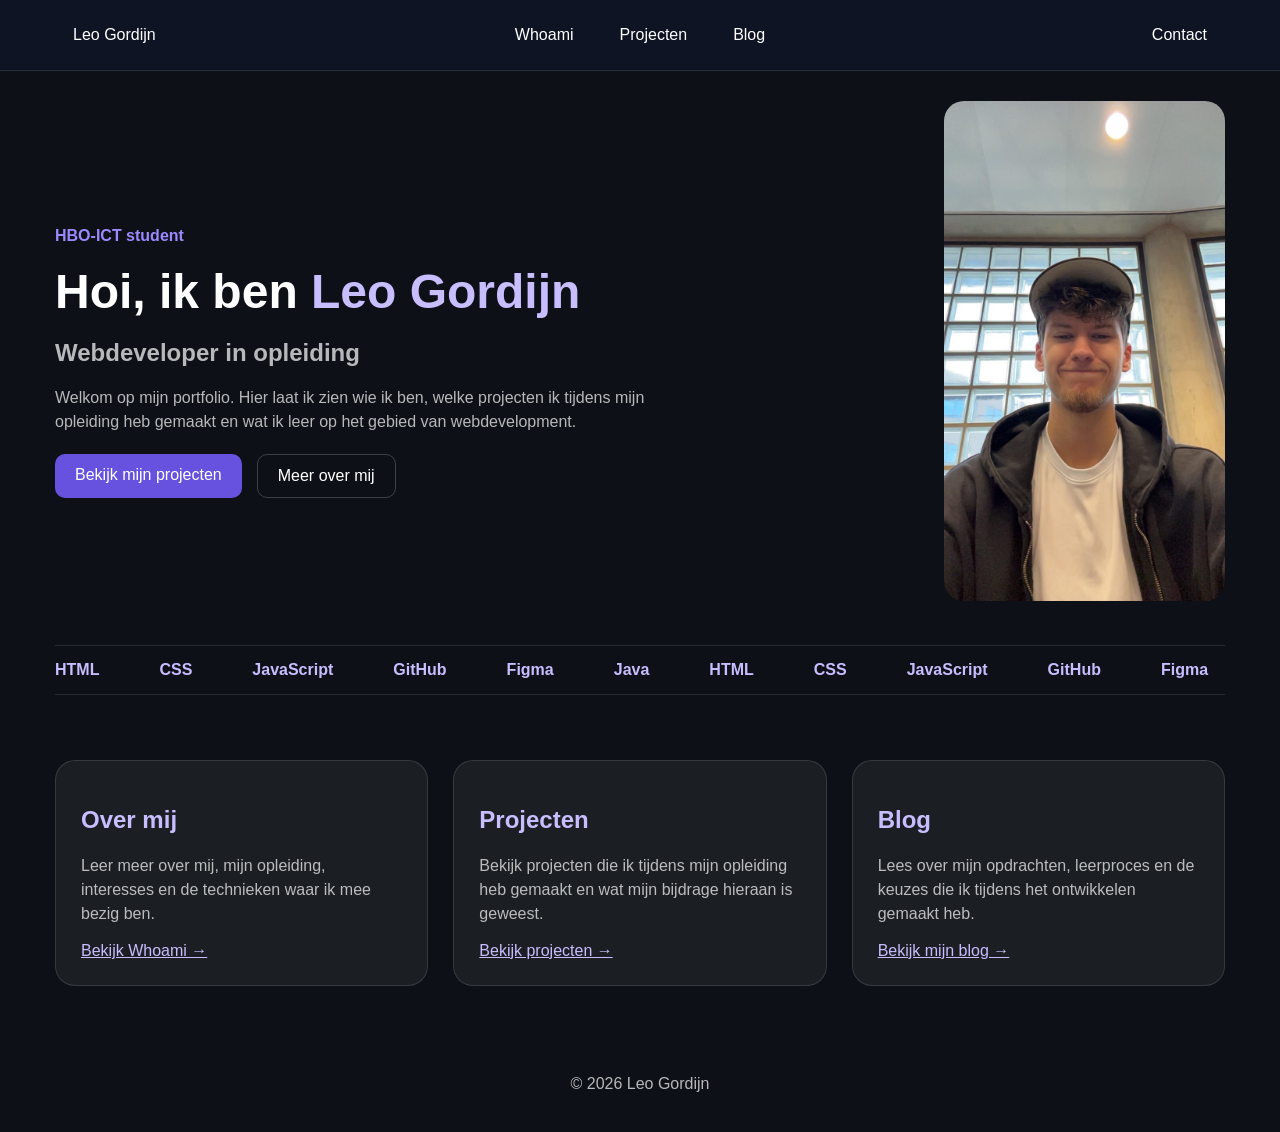
<file: index.html>
<!doctype html>
<html lang="nl">
  <head>
    <meta charset="UTF-8">
    <meta name="viewport" content="width=device-width, initial-scale=1.0">

    <meta
      name="description"
      content="Portfolio van Leo Gordijn, HBO-ICT student en webdeveloper in opleiding.">
      
    <title>Home | Leo Gordijn</title>
    <link rel="stylesheet" href="style.css">
  </head>

  <body>
    <nav class="navbar">
      <div class="nav-container">
        <a class="nav-home" href="index.html">Leo Gordijn</a>

        <ul class="nav-links">
          <li><a href="whoami.html">Whoami</a></li>
          <li><a href="projecten-overzicht.html">Projecten</a></li>
          <li><a href="blog-overzicht.html">Blog</a></li>
        </ul>

        <a class="nav-contact" href="contact.html">Contact</a>
      </div>
    </nav>

    <main class="container">
      <section class="home">
        <div class="home-text">
          <p class="home-label">HBO-ICT student</p>

          <h1>Hoi, ik ben <span>Leo Gordijn</span></h1>

          <h2>Webdeveloper in opleiding</h2>

          <p class="home-description">
            Welkom op mijn portfolio. Hier laat ik zien wie ik ben, welke
            projecten ik tijdens mijn opleiding heb gemaakt en wat ik leer op
            het gebied van webdevelopment.
          </p>

          <div class="home-buttons">
            <a class="button-primary" href="projecten-overzicht.html">
              Bekijk mijn projecten
            </a>

            <a class="button-secondary" href="whoami.html"> Meer over mij </a>
          </div>
        </div>

        <div>
          <img src="afbeeldingen/ikke.jpg" alt="Profielfoto van Leo Gordijn">
        </div>
      </section>

      <section class="tech-bar" aria-label="Technieken die ik gebruik">
        <div class="tech-track">
          <span>HTML</span>
          <span>CSS</span>
          <span>JavaScript</span>
          <span>GitHub</span>
          <span>Figma</span>
          <span>Java</span>

          <span>HTML</span>
          <span>CSS</span>
          <span>JavaScript</span>
          <span>GitHub</span>
          <span>Figma</span>
          <span>Java</span>

          <span>HTML</span>
          <span>CSS</span>
          <span>JavaScript</span>
          <span>GitHub</span>
          <span>Figma</span>
          <span>Java</span>

          <span>HTML</span>
          <span>CSS</span>
          <span>JavaScript</span>
          <span>GitHub</span>
          <span>Figma</span>
          <span>Java</span>
        </div>
      </section>

      <div class="home-info">
        <article class="card">
          <h2>Over mij</h2>
          <p>
            Leer meer over mij, mijn opleiding, interesses en de technieken waar
            ik mee bezig ben.
          </p>
          <a href="whoami.html">Bekijk Whoami →</a>
        </article>

        <article class="card">
          <h2>Projecten</h2>
          <p>
            Bekijk projecten die ik tijdens mijn opleiding heb gemaakt en wat
            mijn bijdrage hieraan is geweest.
          </p>
          <a href="projecten-overzicht.html"> Bekijk projecten → </a>
        </article>

        <article class="card">
          <h2>Blog</h2>
          <p>
            Lees over mijn opdrachten, leerproces en de keuzes die ik tijdens
            het ontwikkelen gemaakt heb.
          </p>
          <a href="blog-overzicht.html">Bekijk mijn blog →</a>
        </article>
      </div>
    </main>

    <footer>
      <p>© 2026 Leo Gordijn</p>
    </footer>
  </body>
</html>
</file>
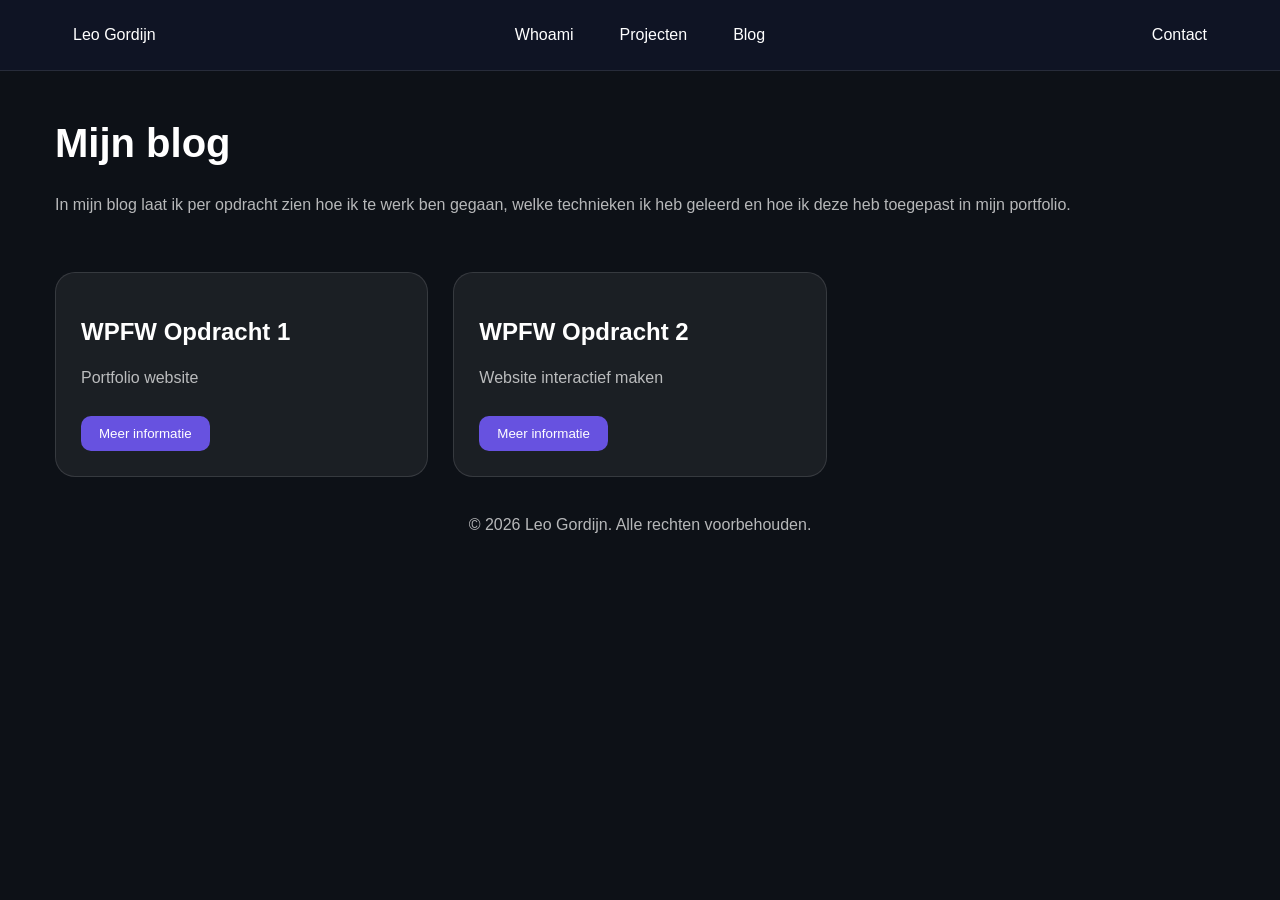
<file: blog-overzicht.html>
<!doctype html>

<html lang="nl">
  <head>
    <meta charset="UTF-8">
    <meta name="viewport" content="width=device-width, initial-scale=1.0">

    <meta
      name="description"
      content="Bekijk de blogs van Leo Gordijn over zijn ontwikkeling als webdeveloper en het bouwen en interactief maken van zijn portfolio.">

    <title>Blog | Leo Gordijn</title>
    <link rel="stylesheet" href="style.css">
  </head>

  <body>
    <nav class="navbar">
      <div class="nav-container">
        <a class="nav-home" href="index.html">Leo Gordijn</a>

        <ul class="nav-links">
          <li><a href="whoami.html">Whoami</a></li>
          <li><a href="projecten-overzicht.html">Projecten</a></li>
          <li><a href="blog-overzicht.html">Blog</a></li>
        </ul>

        <a class="nav-contact" href="contact.html">Contact</a>
      </div>
    </nav>

    <main>
      <div class="container">
        <header class="page-header">
          <h1>Mijn blog</h1>

          <p>
            In mijn blog laat ik per opdracht zien hoe ik te werk ben gegaan,
            welke technieken ik heb geleerd en hoe ik deze heb toegepast in mijn
            portfolio.
          </p>
        </header>

        <div class="grid">
          <!-- WPFW OPDRACHT 1 -->

          <article class="card blog-item">
            <h2>WPFW Opdracht 1</h2>

            <p>Portfolio website</p>

            <button class="blog-toggle">Meer informatie</button>

            <div class="blog-extra" hidden>
              <p>
                Voor deze opdracht heb ik de basis van mijn portfoliosite
                gemaakt met HTML en CSS. Hierbij heb ik onder andere gewerkt met
                semantische HTML, Flexbox, CSS Grid, responsive design en media
                queries.
              </p>

              <a href="blogs/wpfw-opdracht-1.html"> Lees volledige blog </a>
            </div>
          </article>

          <!-- WPFW OPDRACHT 2 -->

          <article class="card blog-item">
            <h2>WPFW Opdracht 2</h2>

            <p>Website interactief maken</p>

            <button class="blog-toggle">Meer informatie</button>

            <div class="blog-extra" hidden>
              <p>
                Voor deze opdracht heb ik mijn bestaande portfolio interactief
                gemaakt met JavaScript. Ik heb onder andere projecten vanuit
                JavaScript geladen, een filter toegevoegd, mijn blog interactief
                gemaakt, een contactformulier gevalideerd en externe gegevens
                opgehaald met een API.
              </p>

              <a href="blogs/wpfw-opdracht-2.html"> Lees volledige blog </a>
            </div>
          </article>
        </div>
      </div>
    </main>

    <footer>
      <div class="container">
        <p>&copy; 2026 Leo Gordijn. Alle rechten voorbehouden.</p>
      </div>
    </footer>

    <script src="script.js"></script>
  </body>
</html>
</file>
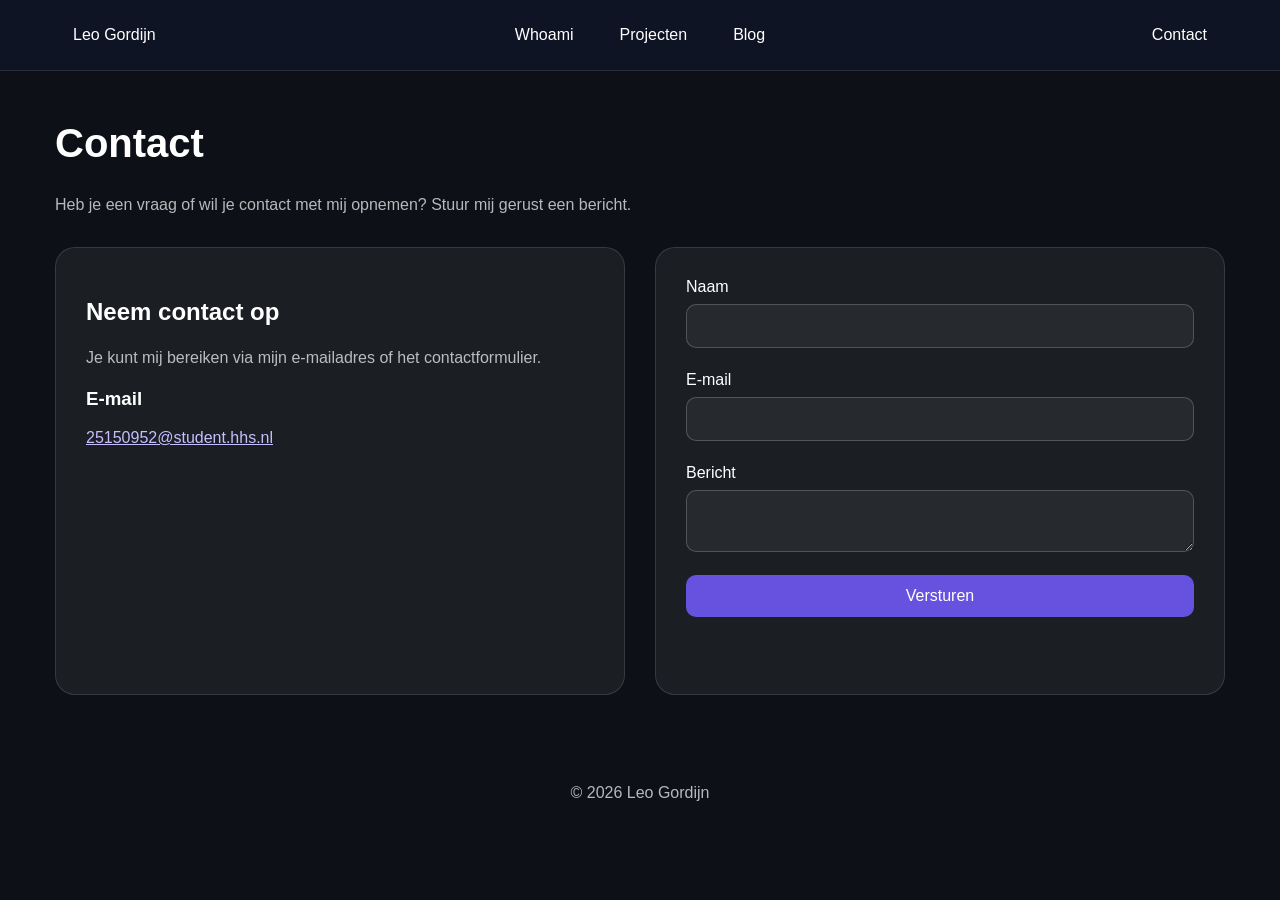
<file: contact.html>
<!doctype html>
<html lang="nl">
  <head>
    <meta charset="UTF-8" />
    <meta name="viewport" content="width=device-width, initial-scale=1.0" />

    <meta name="description" content="Neem contact op met Leo Gordijn." />
    
    <title>Contact | Leo Gordijn</title>
    <link rel="stylesheet" href="style.css" />
  </head>

  <body>
    <nav class="navbar">
      <div class="nav-container">
        <a class="nav-home" href="index.html">Leo Gordijn</a>

        <ul class="nav-links">
          <li><a href="whoami.html">Whoami</a></li>
          <li><a href="projecten-overzicht.html">Projecten</a></li>
          <li><a href="blog-overzicht.html">Blog</a></li>
        </ul>

        <a class="nav-contact" href="contact.html">Contact</a>
      </div>
    </nav>

    <main class="container">
      <header class="page-header">
        <h1>Contact</h1>
        <p>
          Heb je een vraag of wil je contact met mij opnemen? Stuur mij gerust
          een bericht.
        </p>
      </header>

      <section class="contact-page">
        <div class="contact-info">
          <h2>Neem contact op</h2>

          <p>
            Je kunt mij bereiken via mijn e-mailadres of het contactformulier.
          </p>

          <h3>E-mail</h3>

          <a href="mailto:25150952@student.hhs.nl"> 25150952@student.hhs.nl </a>
        </div>

        <form class="contact-form" novalidate>
          <div>
            <label for="name">Naam</label>
            <input type="text" id="name" aria-describedby="name-error" />
            <p id="name-error" class="error"></p>
          </div>

          <div>
            <label for="email">E-mail</label>
            <input type="email" id="email" aria-describedby="email-error" />
            <p id="email-error" class="error"></p>
          </div>

          <div>
            <label for="message">Bericht</label>
            <textarea
              id="message"
              minlength="10"
              aria-describedby="message-error"
            ></textarea>
            <p id="message-error" class="error"></p>
          </div>

          <button type="submit">Versturen</button>

          <p id="form-message" aria-live="polite"></p>
        </form>
      </section>
    </main>

    <footer>
      <p>© 2026 Leo Gordijn</p>
    </footer>

    <script src="script.js"></script>
  </body>
</html>
</file>
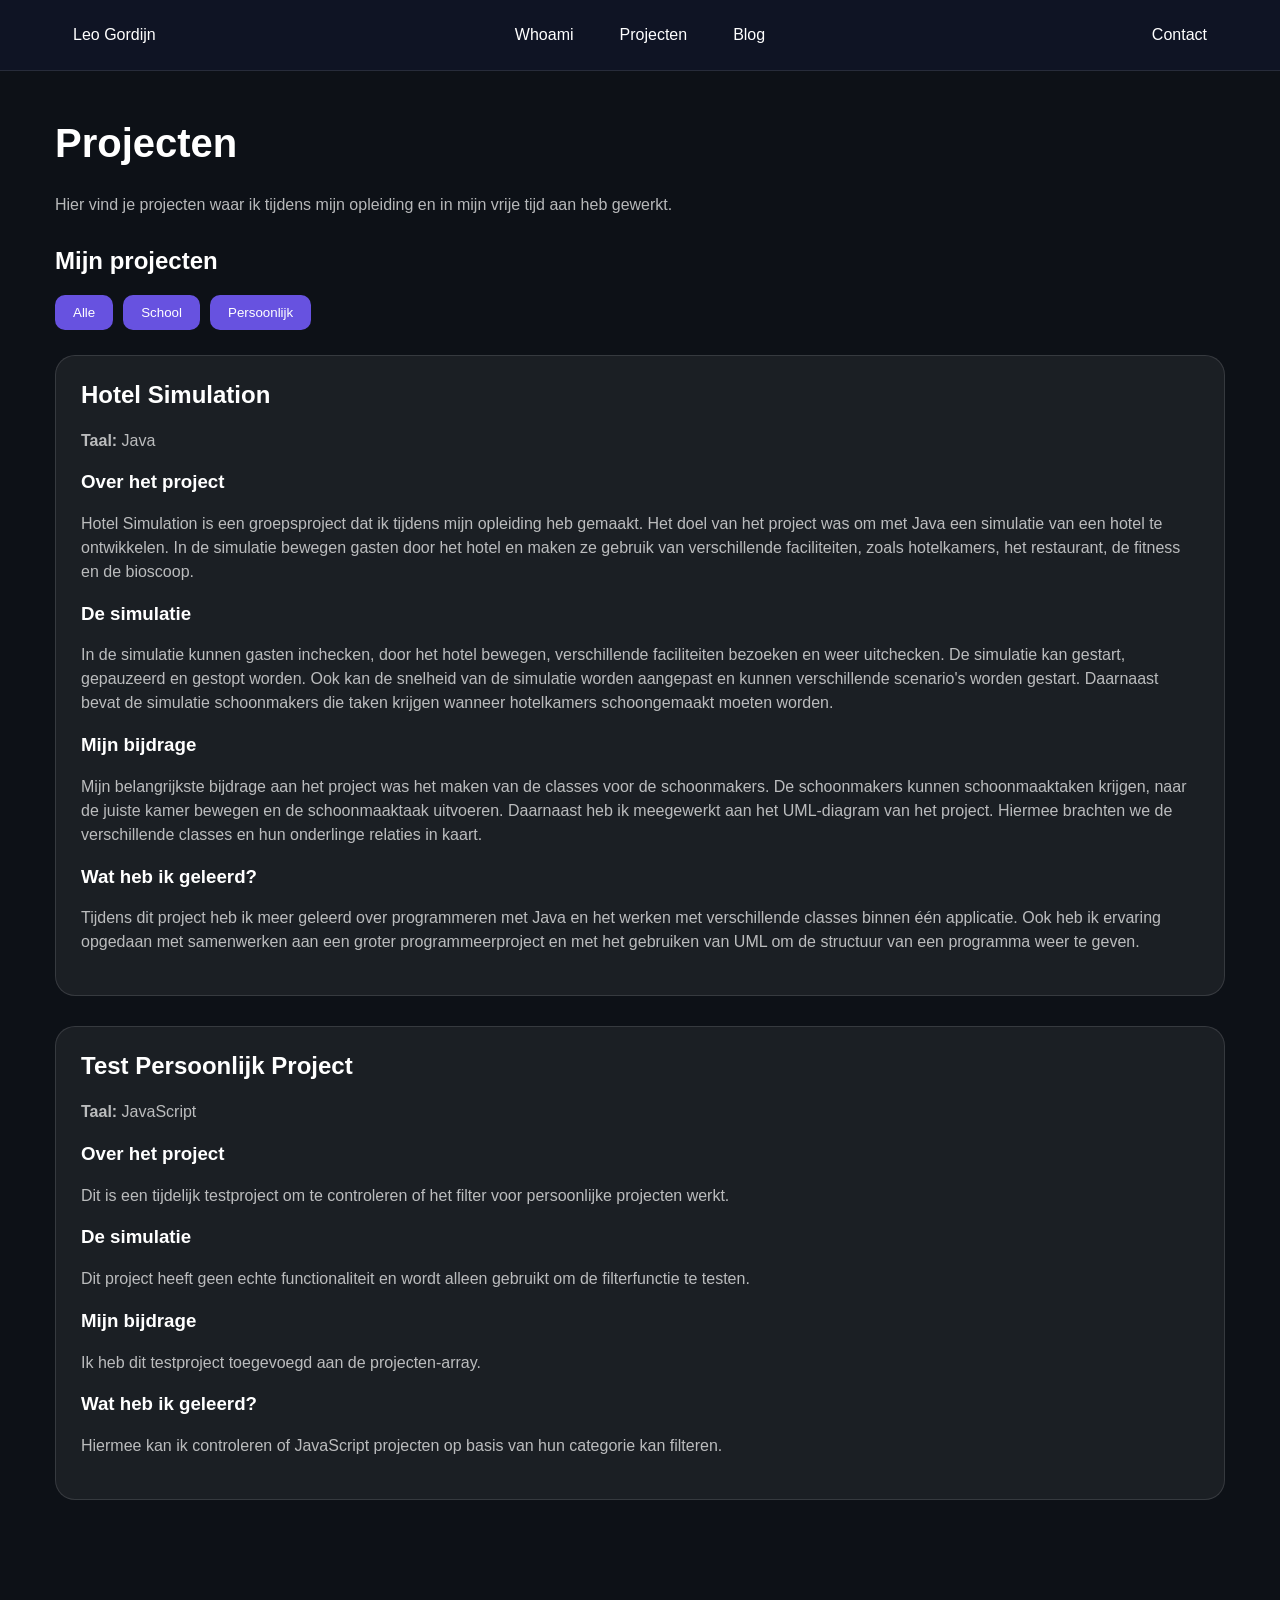
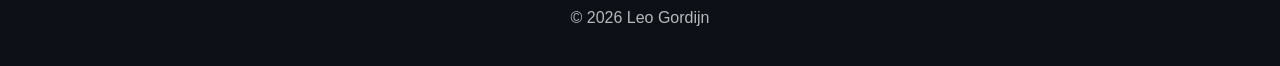
<file: projecten-overzicht.html>
<!doctype html>
<html lang="nl">
  <head>
    <meta charset="UTF-8">
    <meta name="viewport" content="width=device-width, initial-scale=1.0">

    <meta
      name="description"
      content="Bekijk de projecten van Leo Gordijn en lees meer over zijn werk, bijdrage en wat hij tijdens deze projecten heeft geleerd.">

    <title>Projecten | Leo Gordijn</title>
    <link rel="stylesheet" href="style.css">

    <script src="script.js" defer></script>
  </head>

  <body>
    <nav class="navbar">
      <div class="nav-container">
        <a class="nav-home" href="index.html">Leo Gordijn</a>

        <ul class="nav-links">
          <li><a href="whoami.html">Whoami</a></li>
          <li><a href="projecten-overzicht.html">Projecten</a></li>
          <li><a href="blog-overzicht.html">Blog</a></li>
        </ul>

        <a class="nav-contact" href="contact.html">Contact</a>
      </div>
    </nav>

    <main class="container">
      <header class="page-header">
        <h1>Projecten</h1>
        <p>
          Hier vind je projecten waar ik tijdens mijn opleiding en in mijn vrije
          tijd aan heb gewerkt.
        </p>
      </header>

      <section class="project-category">
        <h2>Mijn projecten</h2>

        <div class="project-filters">
          <button data-filter="alle">Alle</button>
          <button data-filter="school">School</button>
          <button data-filter="persoonlijk">Persoonlijk</button>
        </div>

        <div id="project-list"></div>
      </section>
    </main>

    <footer>
      <p>© 2026 Leo Gordijn</p>
    </footer>
  </body>
</html>
</file>
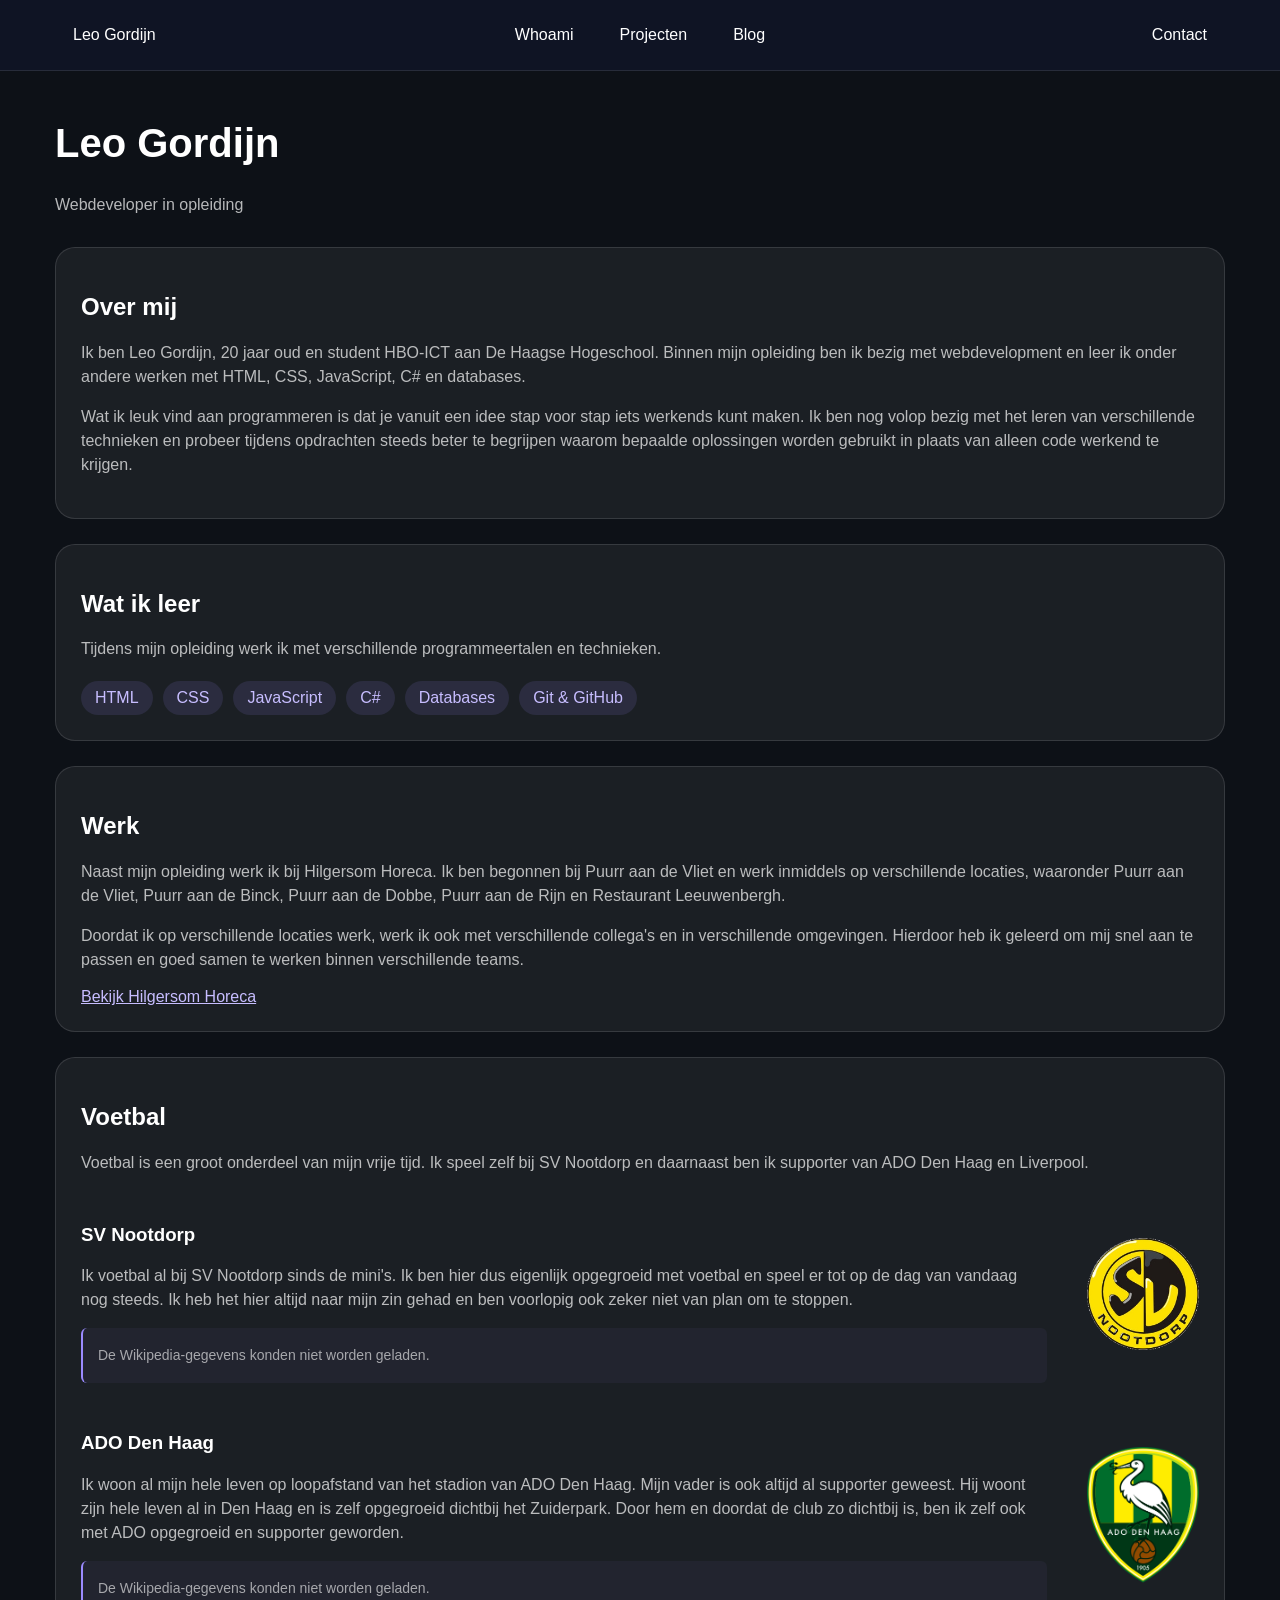
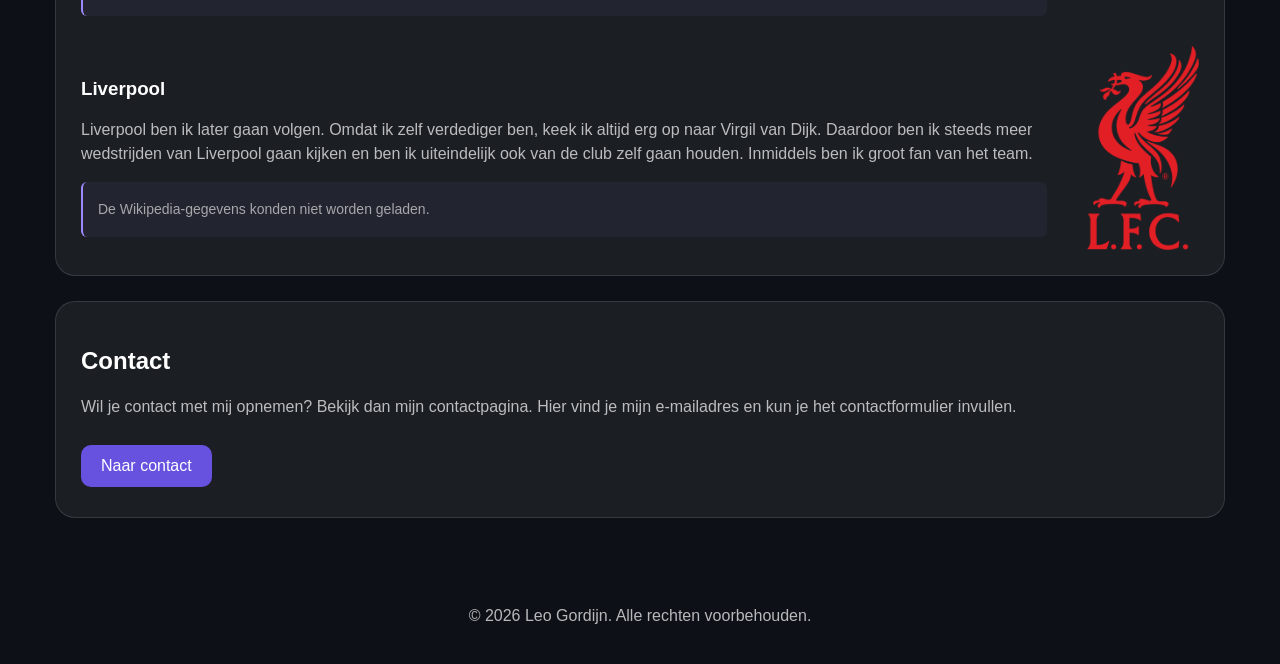
<file: whoami.html>
<!doctype html>

<html lang="nl">
  <head>
    <meta charset="UTF-8">
    <meta name="viewport" content="width=device-width, initial-scale=1.0">

    <meta
      name="description"
      content="Lees meer over Leo Gordijn, HBO-ICT student en webdeveloper in opleiding aan De Haagse Hogeschool.">

    <title>Whoami | Leo Gordijn</title>
    <link rel="stylesheet" href="style.css">
  </head>

  <body>
    <nav class="navbar">
      <div class="nav-container">
        <a class="nav-home" href="index.html">Leo Gordijn</a>

        <ul class="nav-links">
          <li><a href="whoami.html">Whoami</a></li>
          <li><a href="projecten-overzicht.html">Projecten</a></li>
          <li><a href="blog-overzicht.html">Blog</a></li>
        </ul>

        <a class="nav-contact" href="contact.html">Contact</a>
      </div>
    </nav>

    <main>
      <div class="container">
        <header class="page-header">
          <h1>Leo Gordijn</h1>
          <p>Webdeveloper in opleiding</p>
        </header>

        <section class="about card">
          <h2>Over mij</h2>

          <p>
            Ik ben Leo Gordijn, 20 jaar oud en student HBO-ICT aan De Haagse
            Hogeschool. Binnen mijn opleiding ben ik bezig met webdevelopment en
            leer ik onder andere werken met HTML, CSS, JavaScript, C# en
            databases.
          </p>

          <p>
            Wat ik leuk vind aan programmeren is dat je vanuit een idee stap
            voor stap iets werkends kunt maken. Ik ben nog volop bezig met het
            leren van verschillende technieken en probeer tijdens opdrachten
            steeds beter te begrijpen waarom bepaalde oplossingen worden
            gebruikt in plaats van alleen code werkend te krijgen.
          </p>
        </section>

        <section class="skills card">
          <h2>Wat ik leer</h2>

          <p>
            Tijdens mijn opleiding werk ik met verschillende programmeertalen en
            technieken.
          </p>

          <div class="skill-list">
            <span>HTML</span>
            <span>CSS</span>
            <span>JavaScript</span>
            <span>C#</span>
            <span>Databases</span>
            <span>Git & GitHub</span>
          </div>
        </section>

        <section class="card">
          <h2>Werk</h2>

          <p>
            Naast mijn opleiding werk ik bij Hilgersom Horeca. Ik ben begonnen
            bij Puurr aan de Vliet en werk inmiddels op verschillende locaties,
            waaronder Puurr aan de Vliet, Puurr aan de Binck, Puurr aan de
            Dobbe, Puurr aan de Rijn en Restaurant Leeuwenbergh.
          </p>

          <p>
            Doordat ik op verschillende locaties werk, werk ik ook met
            verschillende collega's en in verschillende omgevingen. Hierdoor heb
            ik geleerd om mij snel aan te passen en goed samen te werken binnen
            verschillende teams.
          </p>

          <a href="https://www.hilgersomhoreca.nl/" target="_blank">
            Bekijk Hilgersom Horeca
          </a>
        </section>

        <section class="card">
          <h2>Voetbal</h2>

          <p>
            Voetbal is een groot onderdeel van mijn vrije tijd. Ik speel zelf
            bij SV Nootdorp en daarnaast ben ik supporter van ADO Den Haag en
            Liverpool.
          </p>

          <div class="club">
            <div>
              <h3>SV Nootdorp</h3>
              <p>
                Ik voetbal al bij SV Nootdorp sinds de mini's. Ik ben hier dus
                eigenlijk opgegroeid met voetbal en speel er tot op de dag van
                vandaag nog steeds. Ik heb het hier altijd naar mijn zin gehad
                en ben voorlopig ook zeker niet van plan om te stoppen.
              </p>

              <div class="wiki-info" data-wikipedia="SV Nootdorp">
                <p class="api-status">Wikipedia-gegevens laden...</p>
              </div>
            </div>

            <img src="afbeeldingen/nootdorp.png" alt="Logo van SV Nootdorp">
          </div>

          <div class="club">
            <div>
              <h3>ADO Den Haag</h3>
              <p>
                Ik woon al mijn hele leven op loopafstand van het stadion van
                ADO Den Haag. Mijn vader is ook altijd al supporter geweest. Hij
                woont zijn hele leven al in Den Haag en is zelf opgegroeid
                dichtbij het Zuiderpark. Door hem en doordat de club zo dichtbij
                is, ben ik zelf ook met ADO opgegroeid en supporter geworden.
              </p>

              <div class="wiki-info" data-wikipedia="ADO_Den_Haag">
                <p class="api-status">Wikipedia-gegevens laden...</p>
              </div>
            </div>

            <img
              src="afbeeldingen/ADO_Den_Haag_logo.webp"
              alt="Logo van ADO Den Haag">
          </div>

          <div class="club">
            <div>
              <h3>Liverpool</h3>
              <p>
                Liverpool ben ik later gaan volgen. Omdat ik zelf verdediger
                ben, keek ik altijd erg op naar Virgil van Dijk. Daardoor ben ik
                steeds meer wedstrijden van Liverpool gaan kijken en ben ik
                uiteindelijk ook van de club zelf gaan houden. Inmiddels ben ik
                groot fan van het team.
              </p>

              <div class="wiki-info" data-wikipedia="Liverpool_F.C.">
                <p class="api-status">Wikipedia-gegevens laden...</p>
              </div>
            </div>

            <img
              src="afbeeldingen/Liverpool_logo.png"
              alt="Logo van Liverpool F.C.">
          </div>
        </section>

        <section class="card contact">
          <h2>Contact</h2>

          <p>
            Wil je contact met mij opnemen? Bekijk dan mijn contactpagina. Hier
            vind je mijn e-mailadres en kun je het contactformulier invullen.
          </p>

          <a class="button-primary" href="contact.html"> Naar contact </a>
        </section>
      </div>
    </main>

    <footer>
      <div class="container">
        <p>&copy; 2026 Leo Gordijn. Alle rechten voorbehouden.</p>
      </div>
    </footer>

    <script src="script.js"></script>
  </body>
</html>
</file>
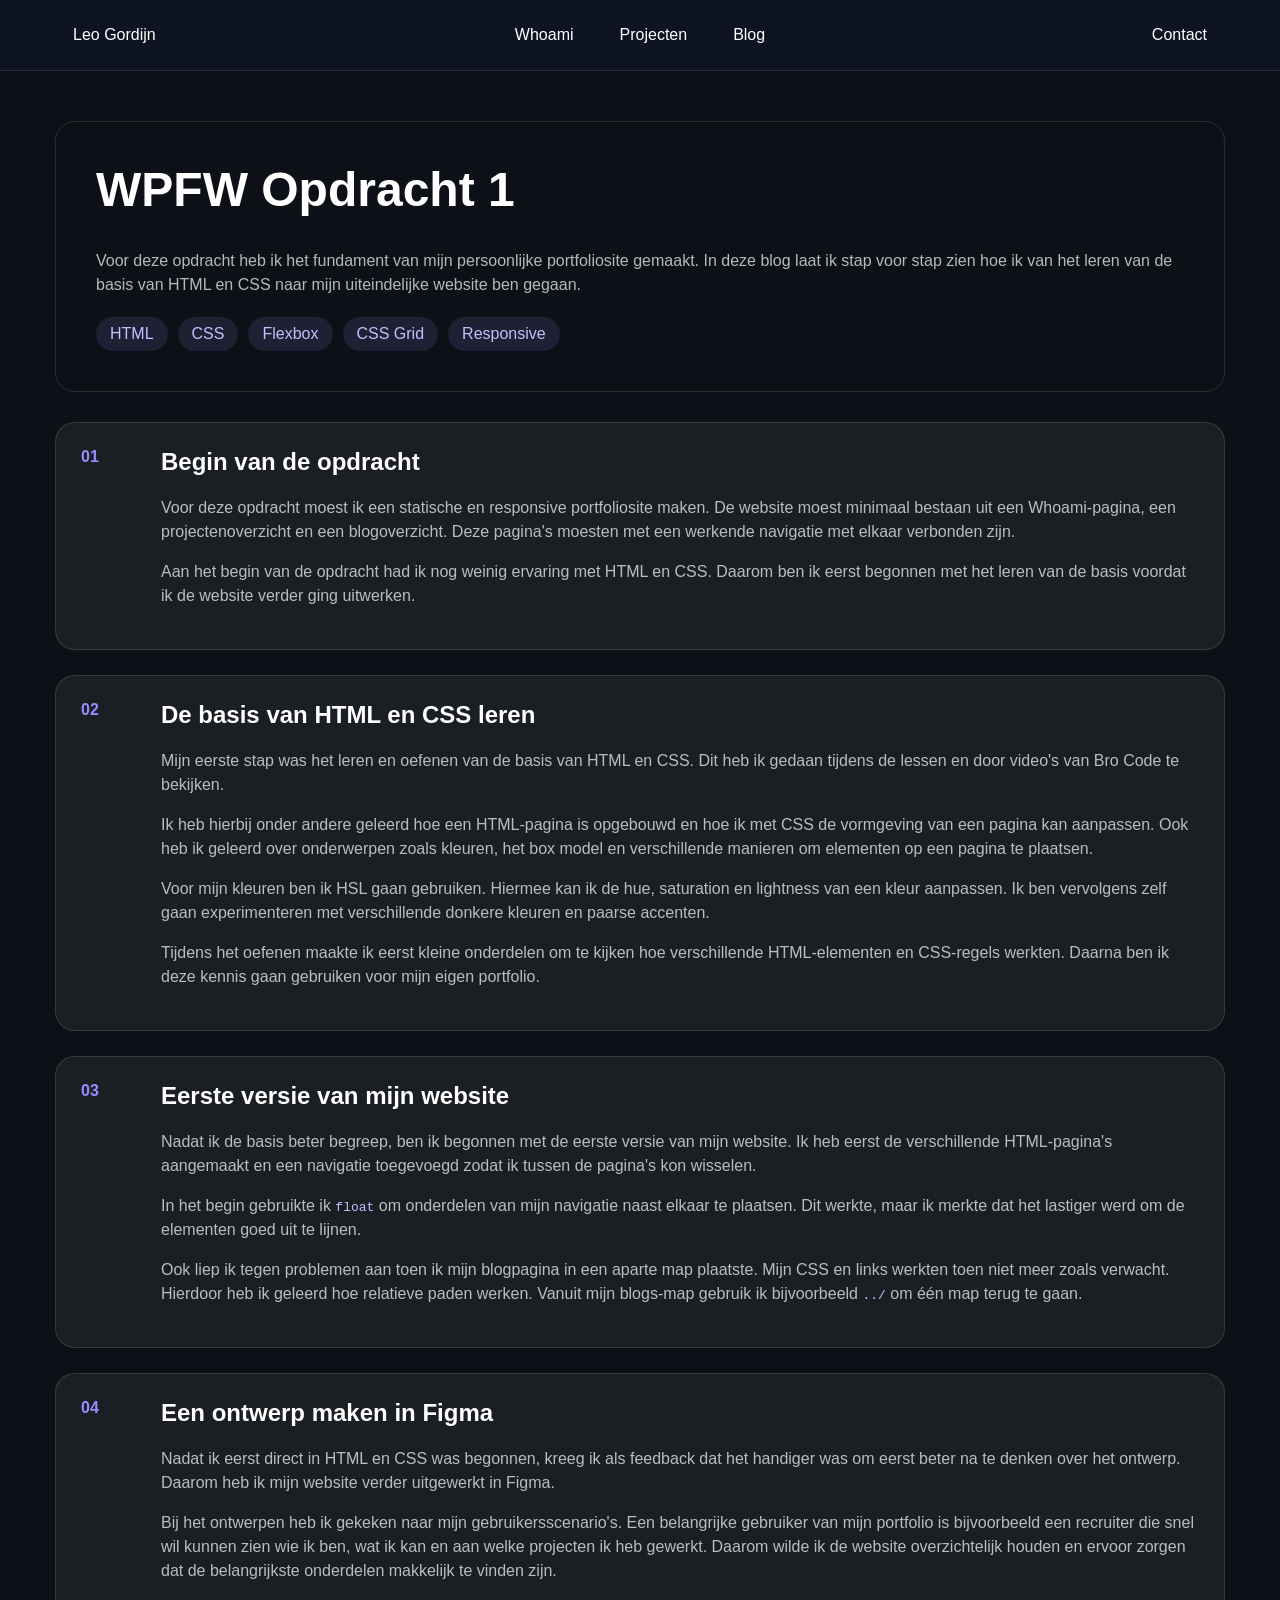
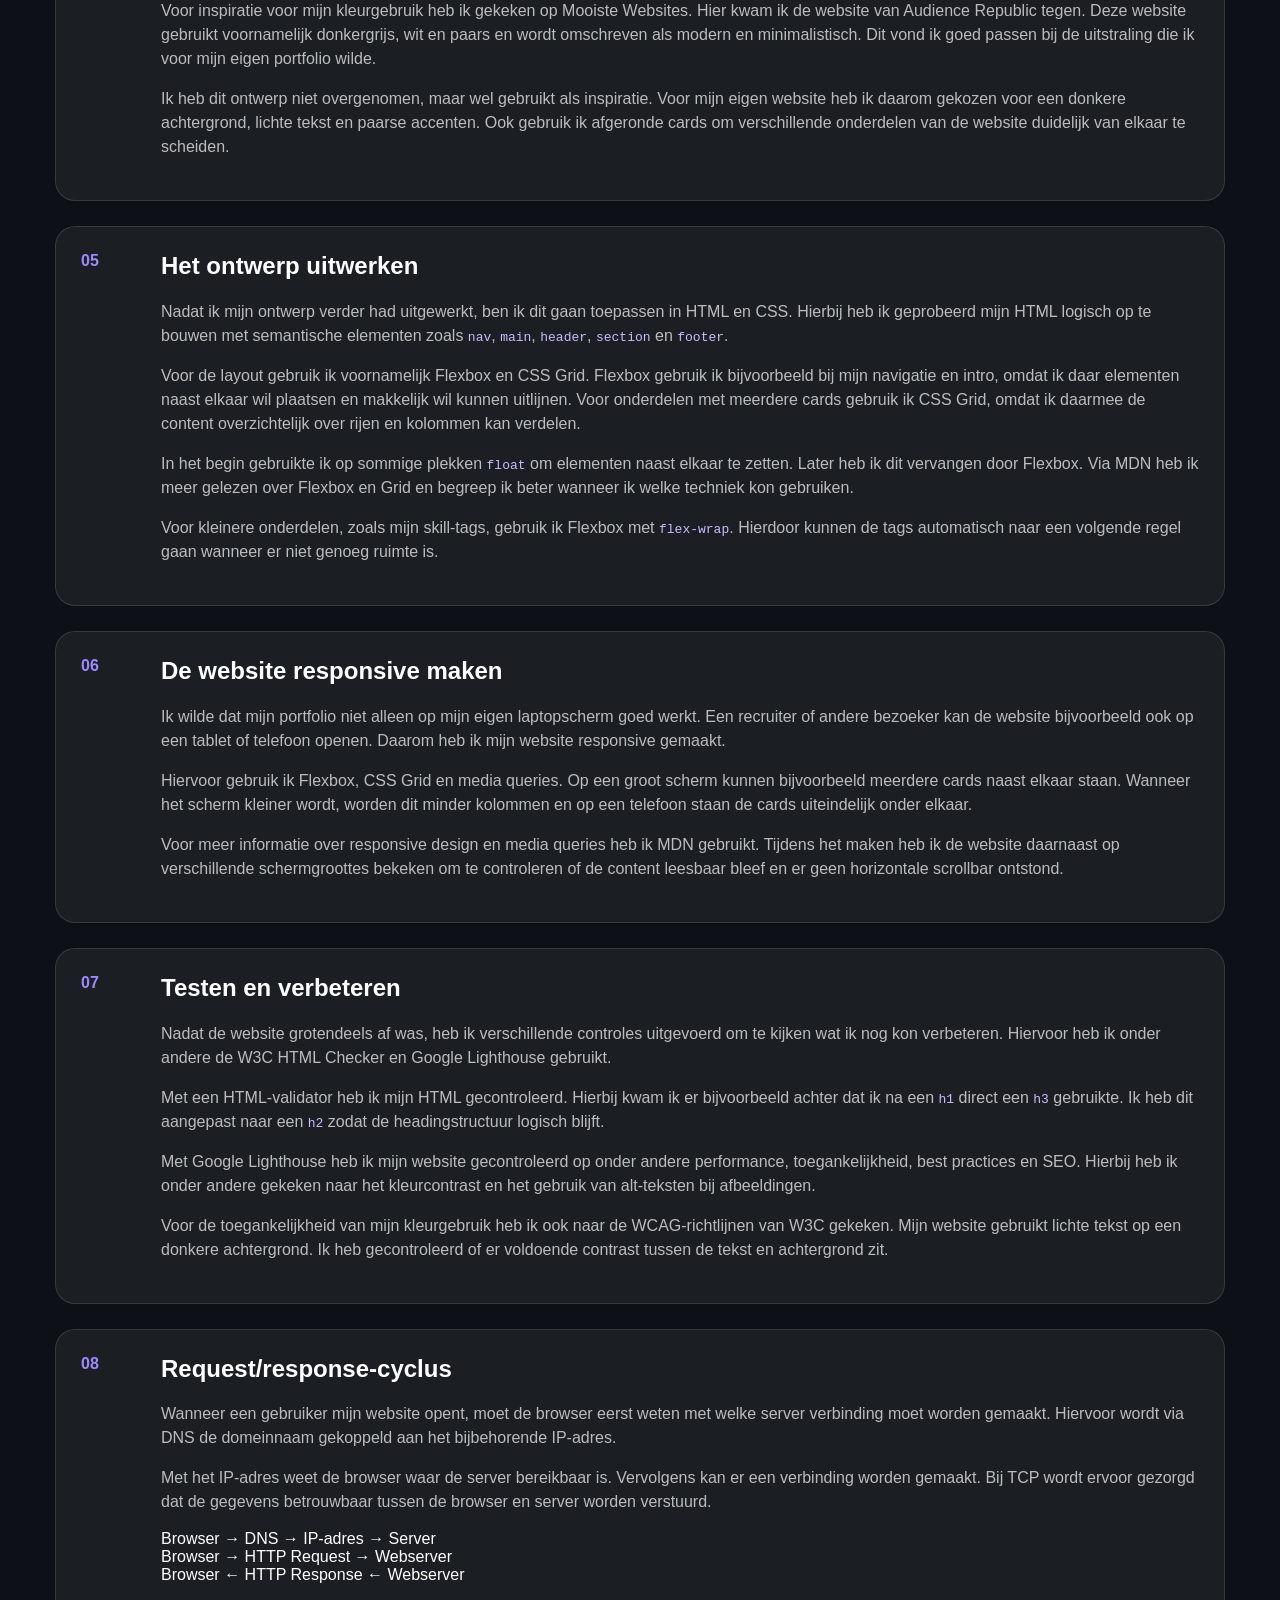
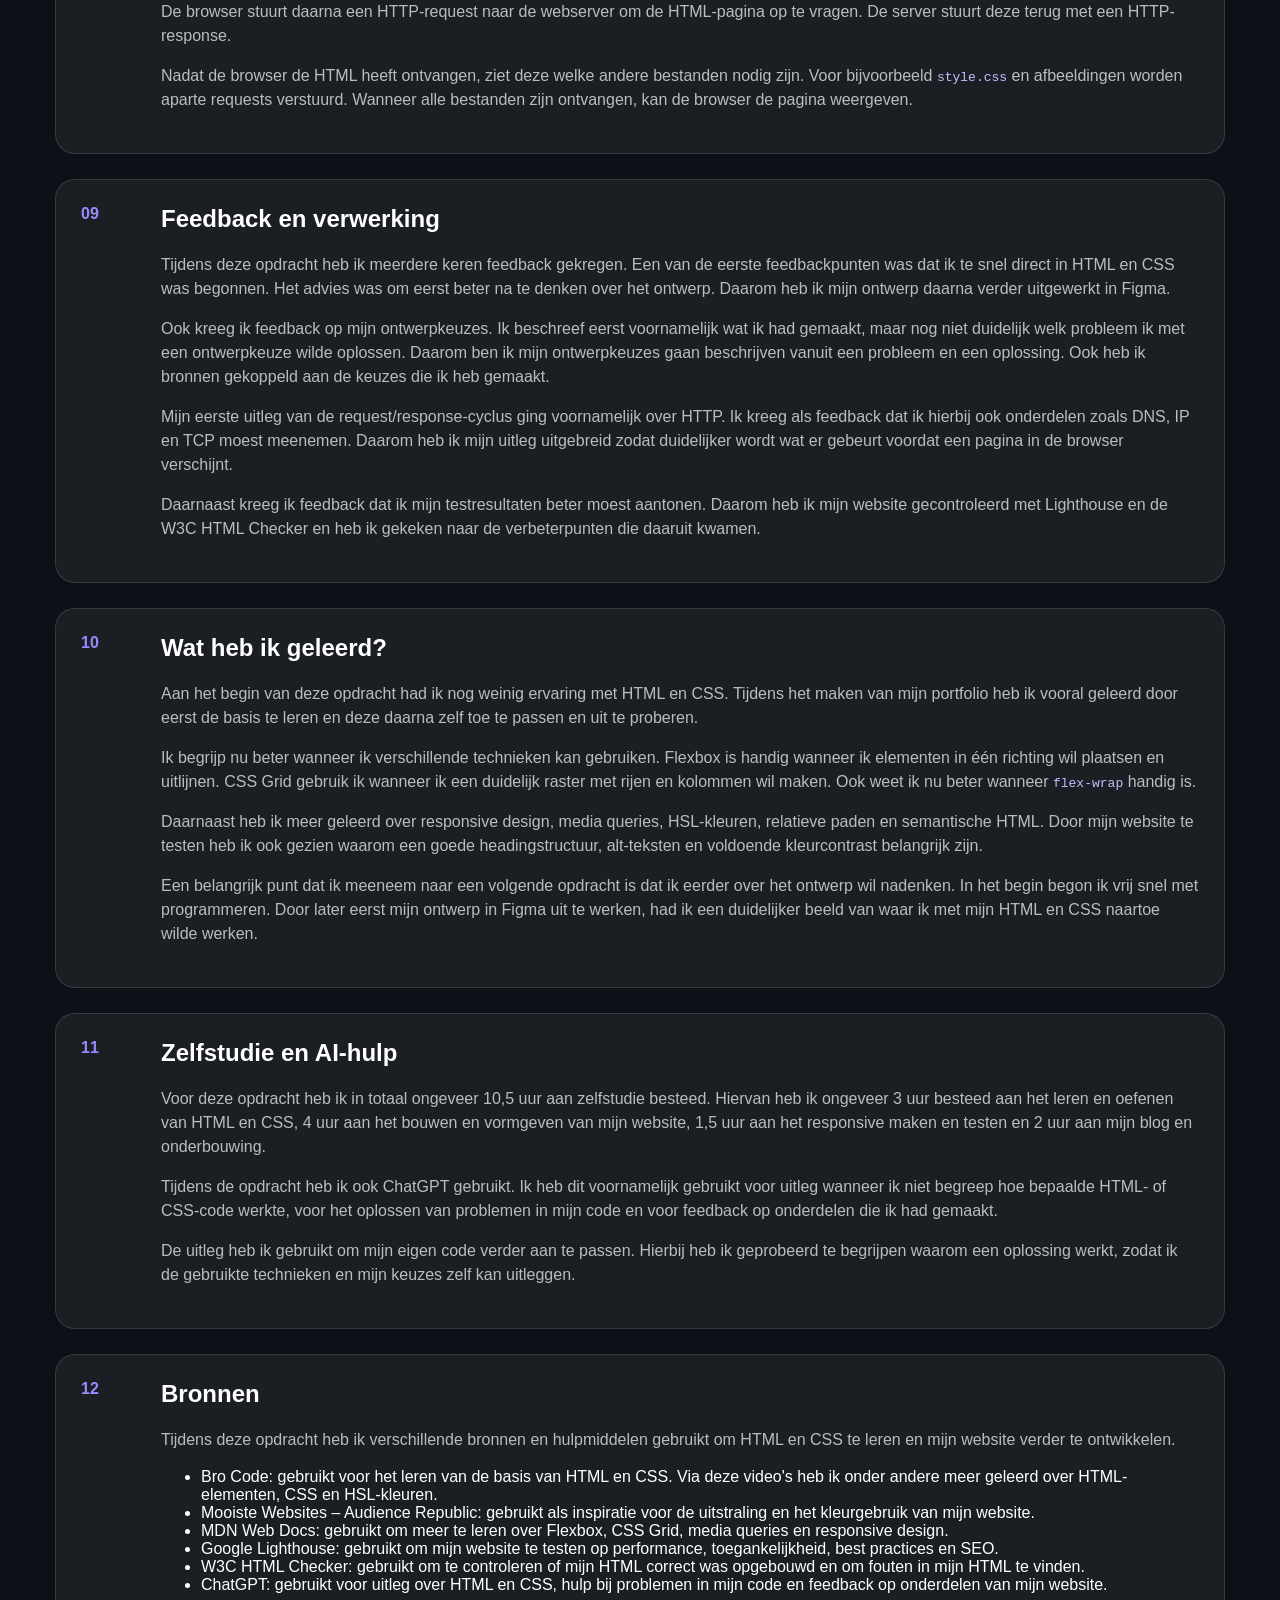
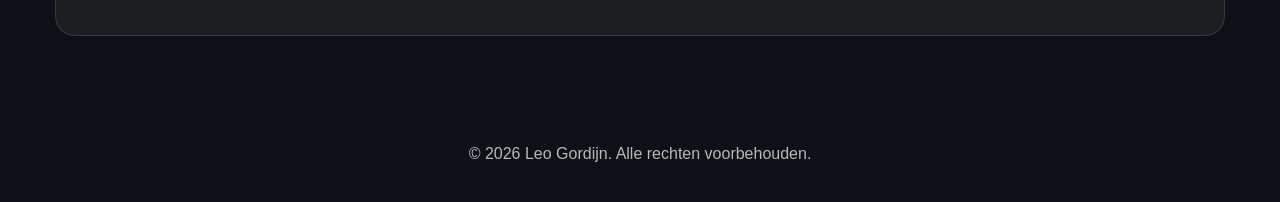
<file: blogs/wpfw-opdracht-1.html>
<!doctype html>

<html lang="nl">
  <head>
    <meta charset="UTF-8">
    <meta name="viewport" content="width=device-width, initial-scale=1.0">

    <meta
    name="description"
    content="Lees hoe Leo Gordijn zijn portfolio heeft opgebouwd met HTML en CSS en daarbij werkte met responsive design, Flexbox en CSS Grid.">

    <title>WPFW Opdracht 1 | Leo Gordijn</title>
    <link rel="stylesheet" href="../style.css">
  </head>

  <body>
    <nav class="navbar">
      <div class="nav-container">
        <a class="nav-home" href="../index.html">Leo Gordijn</a>

        <ul class="nav-links">
          <li><a href="../whoami.html">Whoami</a></li>
          <li><a href="../projecten-overzicht.html">Projecten</a></li>
          <li><a href="../blog-overzicht.html">Blog</a></li>
        </ul>

        <a class="nav-contact" href="../contact.html">Contact</a>
      </div>
    </nav>

    <main class="blog-page">
      <div class="container">

        <header class="blog-intro">
          <h1>WPFW Opdracht 1</h1>

          <p>
            Voor deze opdracht heb ik het fundament van mijn persoonlijke
            portfoliosite gemaakt. In deze blog laat ik stap voor stap zien
            hoe ik van het leren van de basis van HTML en CSS naar mijn
            uiteindelijke website ben gegaan.
          </p>

          <div class="blog-tech">
            <span>HTML</span>
            <span>CSS</span>
            <span>Flexbox</span>
            <span>CSS Grid</span>
            <span>Responsive</span>
          </div>
        </header>


        <!-- STAP 1 -->

        <section class="blog-content card">
          <div class="blog-number">01</div>

          <div>
            <h2>Begin van de opdracht</h2>

            <p>
              Voor deze opdracht moest ik een statische en responsive
              portfoliosite maken. De website moest minimaal bestaan uit een
              Whoami-pagina, een projectenoverzicht en een blogoverzicht.
              Deze pagina's moesten met een werkende navigatie met elkaar
              verbonden zijn.
            </p>

            <p>
              Aan het begin van de opdracht had ik nog weinig ervaring met
              HTML en CSS. Daarom ben ik eerst begonnen met het leren van de
              basis voordat ik de website verder ging uitwerken.
            </p>
          </div>
        </section>


        <!-- STAP 2 -->

        <section class="blog-content card">
          <div class="blog-number">02</div>

          <div>
            <h2>De basis van HTML en CSS leren</h2>

            <p>
              Mijn eerste stap was het leren en oefenen van de basis van HTML
              en CSS. Dit heb ik gedaan tijdens de lessen en door video's van
              Bro Code te bekijken.
            </p>

            <p>
              Ik heb hierbij onder andere geleerd hoe een HTML-pagina is
              opgebouwd en hoe ik met CSS de vormgeving van een pagina kan
              aanpassen. Ook heb ik geleerd over onderwerpen zoals kleuren,
              het box model en verschillende manieren om elementen op een
              pagina te plaatsen.
            </p>

            <p>
              Voor mijn kleuren ben ik HSL gaan gebruiken. Hiermee kan ik de
              hue, saturation en lightness van een kleur aanpassen. Ik ben
              vervolgens zelf gaan experimenteren met verschillende donkere
              kleuren en paarse accenten.
            </p>

            <p>
              Tijdens het oefenen maakte ik eerst kleine onderdelen om te
              kijken hoe verschillende HTML-elementen en CSS-regels werkten.
              Daarna ben ik deze kennis gaan gebruiken voor mijn eigen
              portfolio.
            </p>
          </div>
        </section>


        <!-- STAP 3 -->

        <section class="blog-content card">
          <div class="blog-number">03</div>

          <div>
            <h2>Eerste versie van mijn website</h2>

            <p>
              Nadat ik de basis beter begreep, ben ik begonnen met de eerste
              versie van mijn website. Ik heb eerst de verschillende
              HTML-pagina's aangemaakt en een navigatie toegevoegd zodat ik
              tussen de pagina's kon wisselen.
            </p>

            <p>
              In het begin gebruikte ik <code>float</code> om onderdelen van
              mijn navigatie naast elkaar te plaatsen. Dit werkte, maar ik
              merkte dat het lastiger werd om de elementen goed uit te lijnen.
            </p>

            <p>
              Ook liep ik tegen problemen aan toen ik mijn blogpagina in een
              aparte map plaatste. Mijn CSS en links werkten toen niet meer
              zoals verwacht. Hierdoor heb ik geleerd hoe relatieve paden
              werken. Vanuit mijn blogs-map gebruik ik bijvoorbeeld
              <code>../</code> om één map terug te gaan.
            </p>
          </div>
        </section>


        <!-- STAP 4 -->

        <section class="blog-content card">
          <div class="blog-number">04</div>

          <div>
            <h2>Een ontwerp maken in Figma</h2>

            <p>
              Nadat ik eerst direct in HTML en CSS was begonnen, kreeg ik als
              feedback dat het handiger was om eerst beter na te denken over
              het ontwerp. Daarom heb ik mijn website verder uitgewerkt in
              Figma.
            </p>

            <p>
              Bij het ontwerpen heb ik gekeken naar mijn gebruikersscenario's.
              Een belangrijke gebruiker van mijn portfolio is bijvoorbeeld
              een recruiter die snel wil kunnen zien wie ik ben, wat ik kan
              en aan welke projecten ik heb gewerkt. Daarom wilde ik de
              website overzichtelijk houden en ervoor zorgen dat de
              belangrijkste onderdelen makkelijk te vinden zijn.
            </p>

            <p>
              Voor inspiratie voor mijn kleurgebruik heb ik gekeken op
              Mooiste Websites. Hier kwam ik de website van Audience Republic
              tegen. Deze website gebruikt voornamelijk donkergrijs, wit en
              paars en wordt omschreven als modern en minimalistisch. Dit vond
              ik goed passen bij de uitstraling die ik voor mijn eigen
              portfolio wilde.
            </p>

            <p>
              Ik heb dit ontwerp niet overgenomen, maar wel gebruikt als
              inspiratie. Voor mijn eigen website heb ik daarom gekozen voor
              een donkere achtergrond, lichte tekst en paarse accenten. Ook
              gebruik ik afgeronde cards om verschillende onderdelen van de
              website duidelijk van elkaar te scheiden.
            </p>
          </div>
        </section>


        <!-- STAP 5 -->

        <section class="blog-content card">
          <div class="blog-number">05</div>

          <div>
            <h2>Het ontwerp uitwerken</h2>

            <p>
              Nadat ik mijn ontwerp verder had uitgewerkt, ben ik dit gaan
              toepassen in HTML en CSS. Hierbij heb ik geprobeerd mijn HTML
              logisch op te bouwen met semantische elementen zoals
              <code>nav</code>, <code>main</code>, <code>header</code>,
              <code>section</code> en <code>footer</code>.
            </p>

            <p>
              Voor de layout gebruik ik voornamelijk Flexbox en CSS Grid.
              Flexbox gebruik ik bijvoorbeeld bij mijn navigatie en intro,
              omdat ik daar elementen naast elkaar wil plaatsen en makkelijk
              wil kunnen uitlijnen. Voor onderdelen met meerdere cards gebruik
              ik CSS Grid, omdat ik daarmee de content overzichtelijk over
              rijen en kolommen kan verdelen.
            </p>

            <p>
              In het begin gebruikte ik op sommige plekken
              <code>float</code> om elementen naast elkaar te zetten. Later
              heb ik dit vervangen door Flexbox. Via MDN heb ik meer gelezen
              over Flexbox en Grid en begreep ik beter wanneer ik welke
              techniek kon gebruiken.
            </p>

            <p>
              Voor kleinere onderdelen, zoals mijn skill-tags, gebruik ik
              Flexbox met <code>flex-wrap</code>. Hierdoor kunnen de tags
              automatisch naar een volgende regel gaan wanneer er niet genoeg
              ruimte is.
            </p>
          </div>
        </section>


        <!-- STAP 6 -->

        <section class="blog-content card">
          <div class="blog-number">06</div>

          <div>
            <h2>De website responsive maken</h2>

            <p>
              Ik wilde dat mijn portfolio niet alleen op mijn eigen
              laptopscherm goed werkt. Een recruiter of andere bezoeker kan
              de website bijvoorbeeld ook op een tablet of telefoon openen.
              Daarom heb ik mijn website responsive gemaakt.
            </p>

            <p>
              Hiervoor gebruik ik Flexbox, CSS Grid en media queries. Op een
              groot scherm kunnen bijvoorbeeld meerdere cards naast elkaar
              staan. Wanneer het scherm kleiner wordt, worden dit minder
              kolommen en op een telefoon staan de cards uiteindelijk onder
              elkaar.
            </p>

            <p>
              Voor meer informatie over responsive design en media queries heb
              ik MDN gebruikt. Tijdens het maken heb ik de website daarnaast
              op verschillende schermgroottes bekeken om te controleren of de
              content leesbaar bleef en er geen horizontale scrollbar
              ontstond.
            </p>
          </div>
        </section>


        <!-- STAP 7 -->

        <section class="blog-content card">
          <div class="blog-number">07</div>

          <div>
            <h2>Testen en verbeteren</h2>

            <p>
              Nadat de website grotendeels af was, heb ik verschillende
              controles uitgevoerd om te kijken wat ik nog kon verbeteren.
              Hiervoor heb ik onder andere de W3C HTML Checker en Google
              Lighthouse gebruikt.
            </p>

            <p>
              Met een HTML-validator heb ik mijn HTML gecontroleerd. Hierbij
              kwam ik er bijvoorbeeld achter dat ik na een
              <code>h1</code> direct een <code>h3</code> gebruikte. Ik heb
              dit aangepast naar een <code>h2</code> zodat de
              headingstructuur logisch blijft.
            </p>

            <p>
              Met Google Lighthouse heb ik mijn website gecontroleerd op
              onder andere performance, toegankelijkheid, best practices en
              SEO. Hierbij heb ik onder andere gekeken naar het kleurcontrast
              en het gebruik van alt-teksten bij afbeeldingen.
            </p>

            <p>
              Voor de toegankelijkheid van mijn kleurgebruik heb ik ook naar
              de WCAG-richtlijnen van W3C gekeken. Mijn website gebruikt
              lichte tekst op een donkere achtergrond. Ik heb gecontroleerd
              of er voldoende contrast tussen de tekst en achtergrond zit.
            </p>
          </div>
        </section>


        <!-- STAP 8 -->

        <section class="blog-content card">
          <div class="blog-number">08</div>

          <div>
            <h2>Request/response-cyclus</h2>

            <p>
              Wanneer een gebruiker mijn website opent, moet de browser eerst
              weten met welke server verbinding moet worden gemaakt. Hiervoor
              wordt via DNS de domeinnaam gekoppeld aan het bijbehorende
              IP-adres.
            </p>

            <p>
              Met het IP-adres weet de browser waar de server bereikbaar is.
              Vervolgens kan er een verbinding worden gemaakt. Bij TCP wordt
              ervoor gezorgd dat de gegevens betrouwbaar tussen de browser en
              server worden verstuurd.
            </p>

            <div class="request-flow">
              Browser → DNS → IP-adres → Server
              <br>
              Browser → HTTP Request → Webserver
              <br>
              Browser ← HTTP Response ← Webserver
            </div>

            <p>
              De browser stuurt daarna een HTTP-request naar de webserver om
              de HTML-pagina op te vragen. De server stuurt deze terug met een
              HTTP-response.
            </p>

            <p>
              Nadat de browser de HTML heeft ontvangen, ziet deze welke andere
              bestanden nodig zijn. Voor bijvoorbeeld
              <code>style.css</code> en afbeeldingen worden aparte requests
              verstuurd. Wanneer alle bestanden zijn ontvangen, kan de browser
              de pagina weergeven.
            </p>
          </div>
        </section>


        <!-- STAP 9 -->

        <section class="blog-content card">
          <div class="blog-number">09</div>

          <div>
            <h2>Feedback en verwerking</h2>

            <p>
              Tijdens deze opdracht heb ik meerdere keren feedback gekregen.
              Een van de eerste feedbackpunten was dat ik te snel direct in
              HTML en CSS was begonnen. Het advies was om eerst beter na te
              denken over het ontwerp. Daarom heb ik mijn ontwerp daarna
              verder uitgewerkt in Figma.
            </p>

            <p>
              Ook kreeg ik feedback op mijn ontwerpkeuzes. Ik beschreef eerst
              voornamelijk wat ik had gemaakt, maar nog niet duidelijk welk
              probleem ik met een ontwerpkeuze wilde oplossen. Daarom ben ik
              mijn ontwerpkeuzes gaan beschrijven vanuit een probleem en een
              oplossing. Ook heb ik bronnen gekoppeld aan de keuzes die ik
              heb gemaakt.
            </p>

            <p>
              Mijn eerste uitleg van de request/response-cyclus ging
              voornamelijk over HTTP. Ik kreeg als feedback dat ik hierbij
              ook onderdelen zoals DNS, IP en TCP moest meenemen. Daarom heb
              ik mijn uitleg uitgebreid zodat duidelijker wordt wat er gebeurt
              voordat een pagina in de browser verschijnt.
            </p>

            <p>
              Daarnaast kreeg ik feedback dat ik mijn testresultaten beter
              moest aantonen. Daarom heb ik mijn website gecontroleerd met
              Lighthouse en de W3C HTML Checker en heb ik gekeken naar de
              verbeterpunten die daaruit kwamen.
            </p>
          </div>
        </section>


        <!-- STAP 10 -->

        <section class="blog-content card">
          <div class="blog-number">10</div>

          <div>
            <h2>Wat heb ik geleerd?</h2>

            <p>
              Aan het begin van deze opdracht had ik nog weinig ervaring met
              HTML en CSS. Tijdens het maken van mijn portfolio heb ik vooral
              geleerd door eerst de basis te leren en deze daarna zelf toe te
              passen en uit te proberen.
            </p>

            <p>
              Ik begrijp nu beter wanneer ik verschillende technieken kan
              gebruiken. Flexbox is handig wanneer ik elementen in één
              richting wil plaatsen en uitlijnen. CSS Grid gebruik ik wanneer
              ik een duidelijk raster met rijen en kolommen wil maken. Ook
              weet ik nu beter wanneer <code>flex-wrap</code> handig is.
            </p>

            <p>
              Daarnaast heb ik meer geleerd over responsive design, media
              queries, HSL-kleuren, relatieve paden en semantische HTML. Door
              mijn website te testen heb ik ook gezien waarom een goede
              headingstructuur, alt-teksten en voldoende kleurcontrast
              belangrijk zijn.
            </p>

            <p>
              Een belangrijk punt dat ik meeneem naar een volgende opdracht
              is dat ik eerder over het ontwerp wil nadenken. In het begin
              begon ik vrij snel met programmeren. Door later eerst mijn
              ontwerp in Figma uit te werken, had ik een duidelijker beeld
              van waar ik met mijn HTML en CSS naartoe wilde werken.
            </p>
          </div>
        </section>


        <!-- STAP 11 -->

        <section class="blog-content card">
          <div class="blog-number">11</div>

          <div>
            <h2>Zelfstudie en AI-hulp</h2>

            <p>
              Voor deze opdracht heb ik in totaal ongeveer 10,5 uur aan
              zelfstudie besteed. Hiervan heb ik ongeveer 3 uur besteed aan
              het leren en oefenen van HTML en CSS, 4 uur aan het bouwen en
              vormgeven van mijn website, 1,5 uur aan het responsive maken
              en testen en 2 uur aan mijn blog en onderbouwing.
            </p>

            <p>
              Tijdens de opdracht heb ik ook ChatGPT gebruikt. Ik heb dit
              voornamelijk gebruikt voor uitleg wanneer ik niet begreep hoe
              bepaalde HTML- of CSS-code werkte, voor het oplossen van
              problemen in mijn code en voor feedback op onderdelen die ik
              had gemaakt.
            </p>

            <p>
              De uitleg heb ik gebruikt om mijn eigen code verder aan te
              passen. Hierbij heb ik geprobeerd te begrijpen waarom een
              oplossing werkt, zodat ik de gebruikte technieken en mijn
              keuzes zelf kan uitleggen.
            </p>
          </div>
        </section>


        <!-- STAP 12 -->

        <section class="blog-content card">
          <div class="blog-number">12</div>

          <div>
            <h2>Bronnen</h2>

            <p>
              Tijdens deze opdracht heb ik verschillende bronnen en
              hulpmiddelen gebruikt om HTML en CSS te leren en mijn website
              verder te ontwikkelen.
            </p>

            <ul>
              <li>
                Bro Code: gebruikt voor het leren van de basis van HTML en
                CSS. Via deze video's heb ik onder andere meer geleerd over
                HTML-elementen, CSS en HSL-kleuren.
              </li>

              <li>
                Mooiste Websites – Audience Republic: gebruikt als inspiratie
                voor de uitstraling en het kleurgebruik van mijn website.
              </li>

              <li>
                MDN Web Docs: gebruikt om meer te leren over Flexbox, CSS
                Grid, media queries en responsive design.
              </li>

              <li>
                Google Lighthouse: gebruikt om mijn website te testen op
                performance, toegankelijkheid, best practices en SEO.
              </li>

              <li>
                W3C HTML Checker: gebruikt om te controleren of mijn HTML
                correct was opgebouwd en om fouten in mijn HTML te vinden.
              </li>

              <li>
                ChatGPT: gebruikt voor uitleg over HTML en CSS, hulp bij
                problemen in mijn code en feedback op onderdelen van mijn
                website.
              </li>
            </ul>
          </div>
        </section>

      </div>
    </main>

    <footer>
      <div class="container">
        <p>&copy; 2026 Leo Gordijn. Alle rechten voorbehouden.</p>
      </div>
    </footer>
  </body>
</html>
</file>
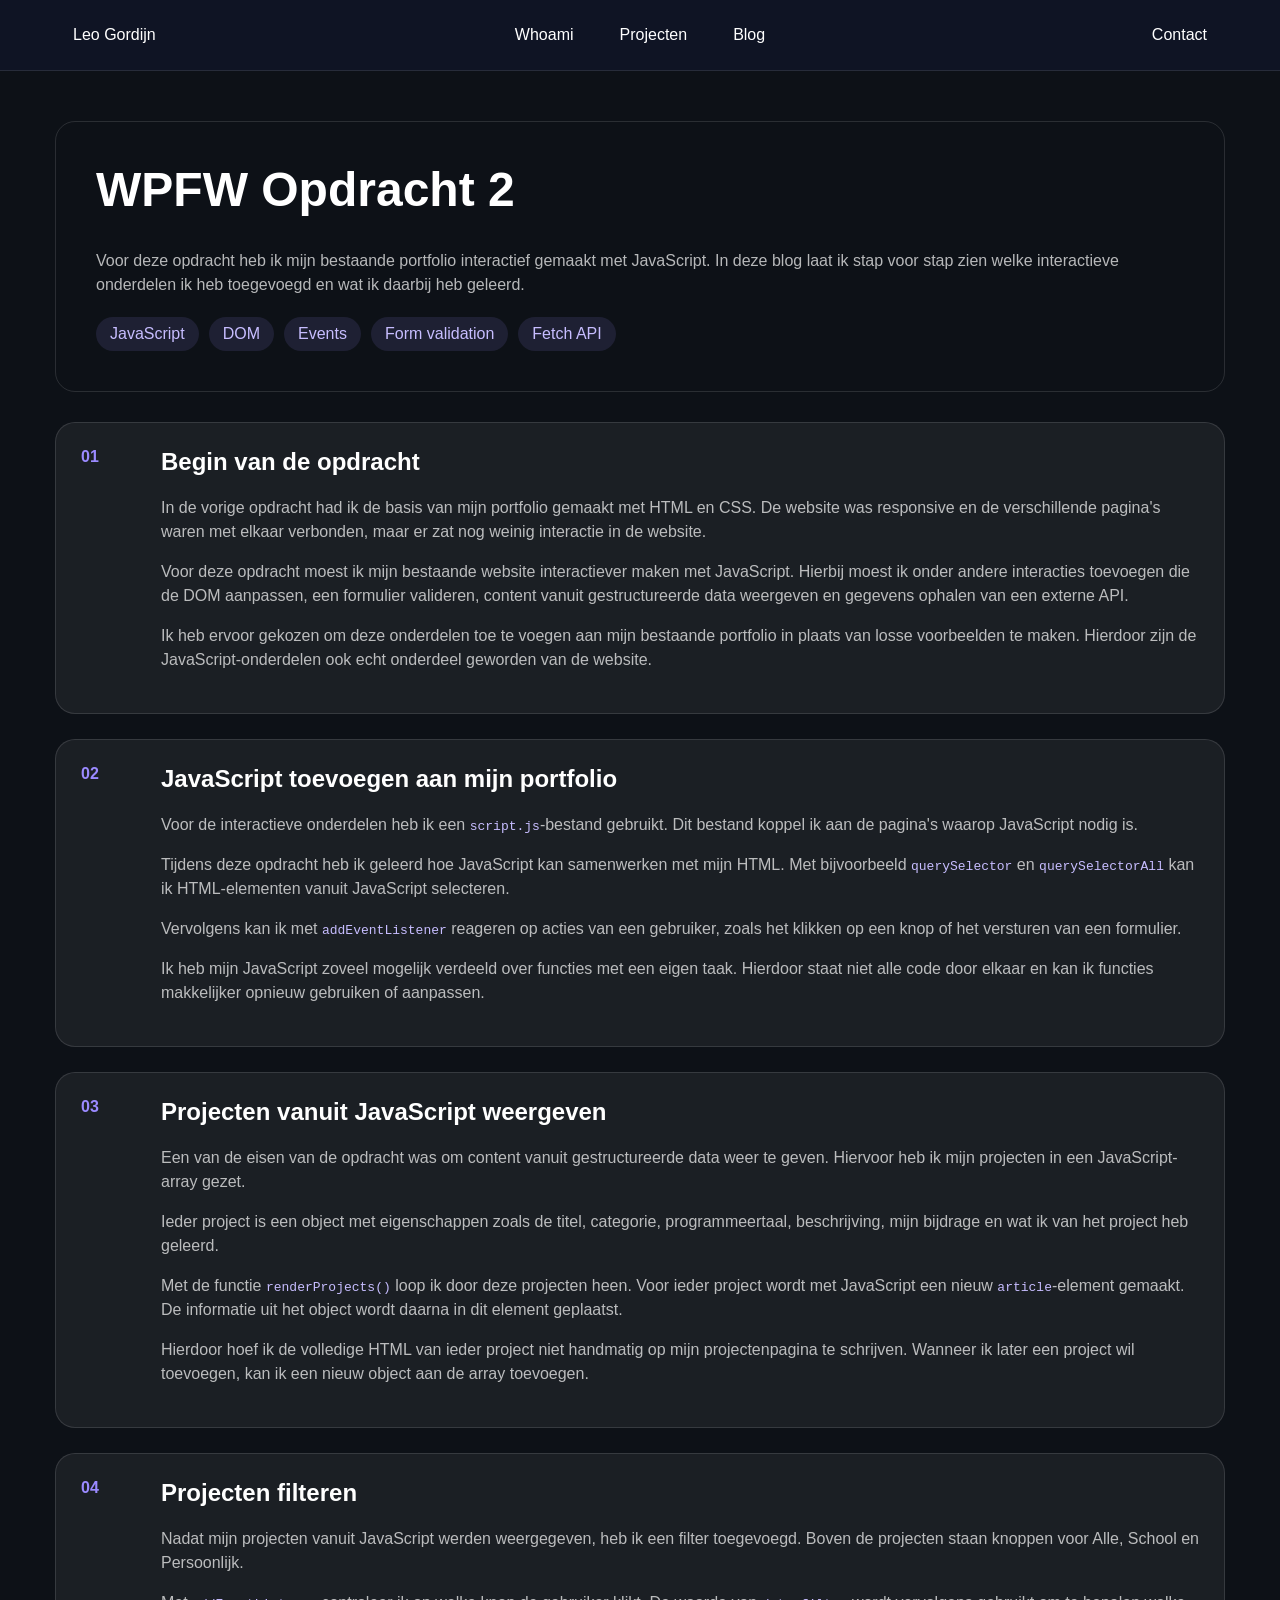
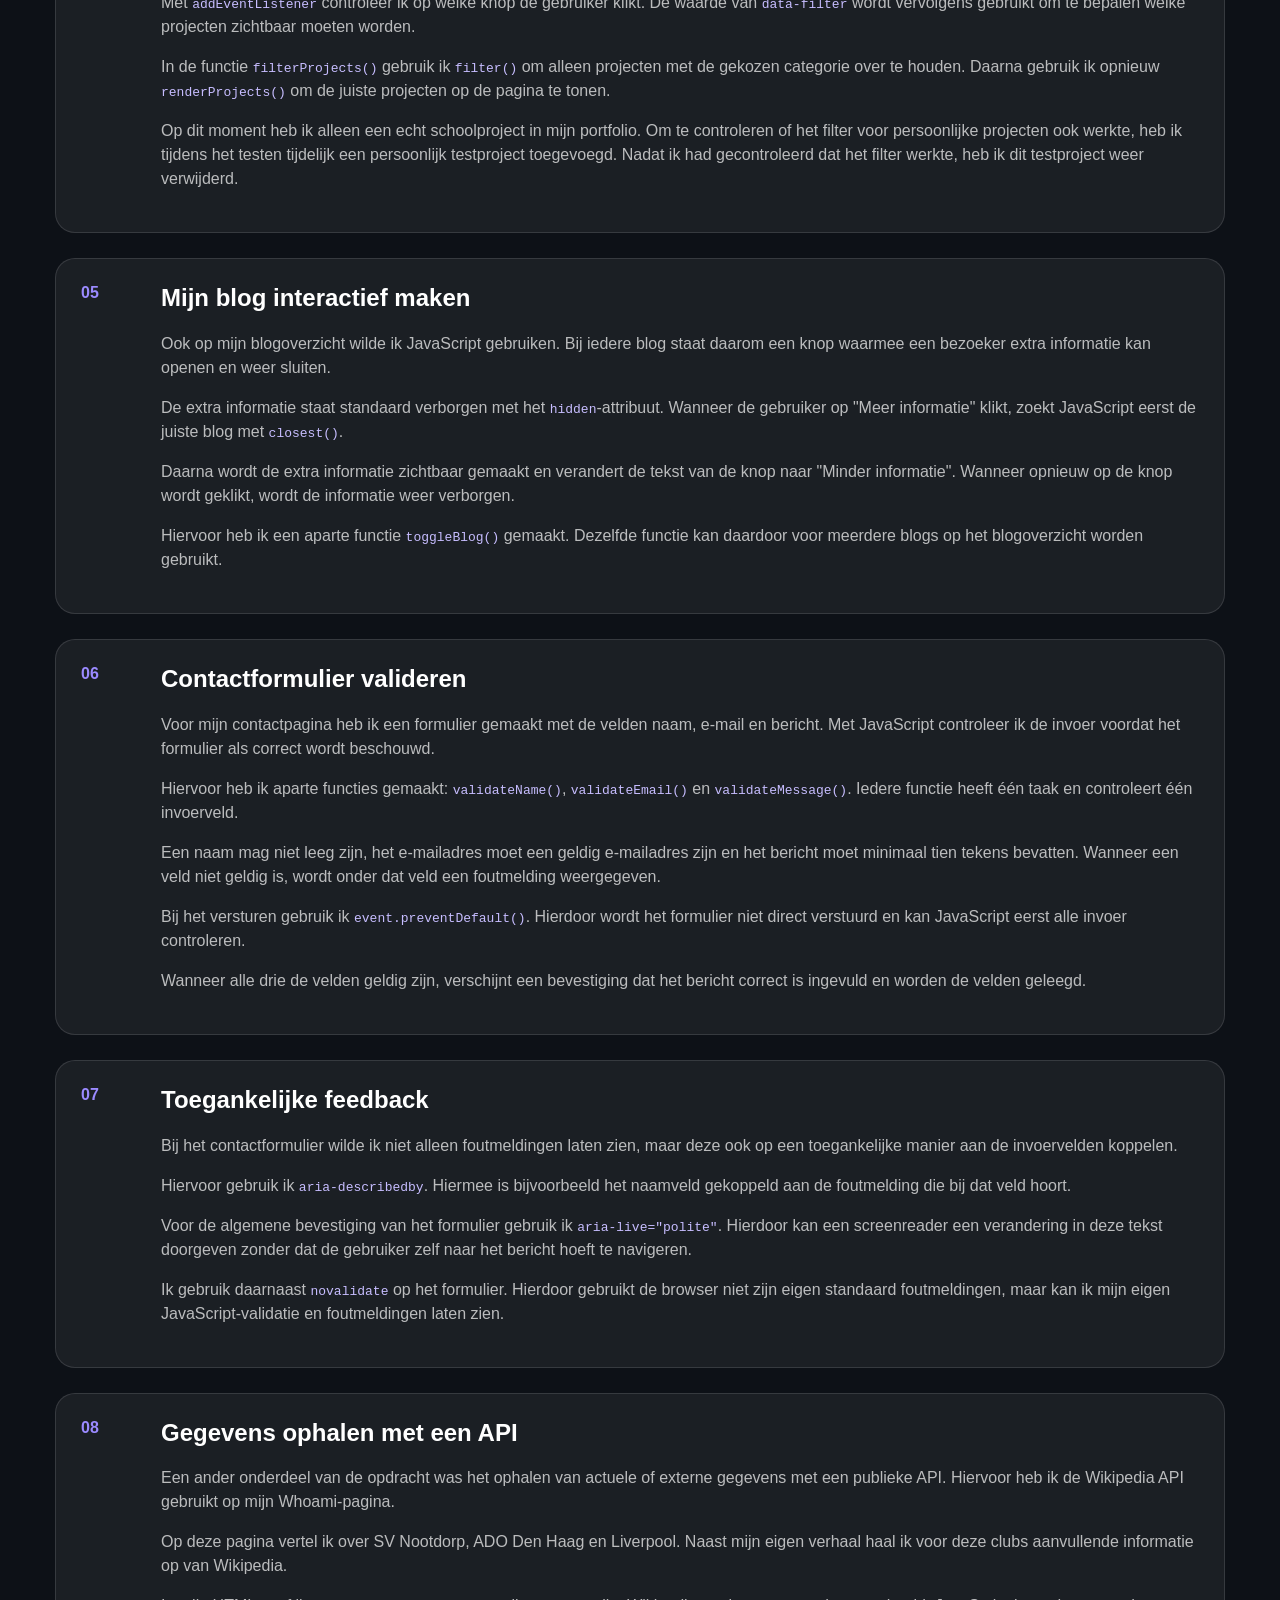
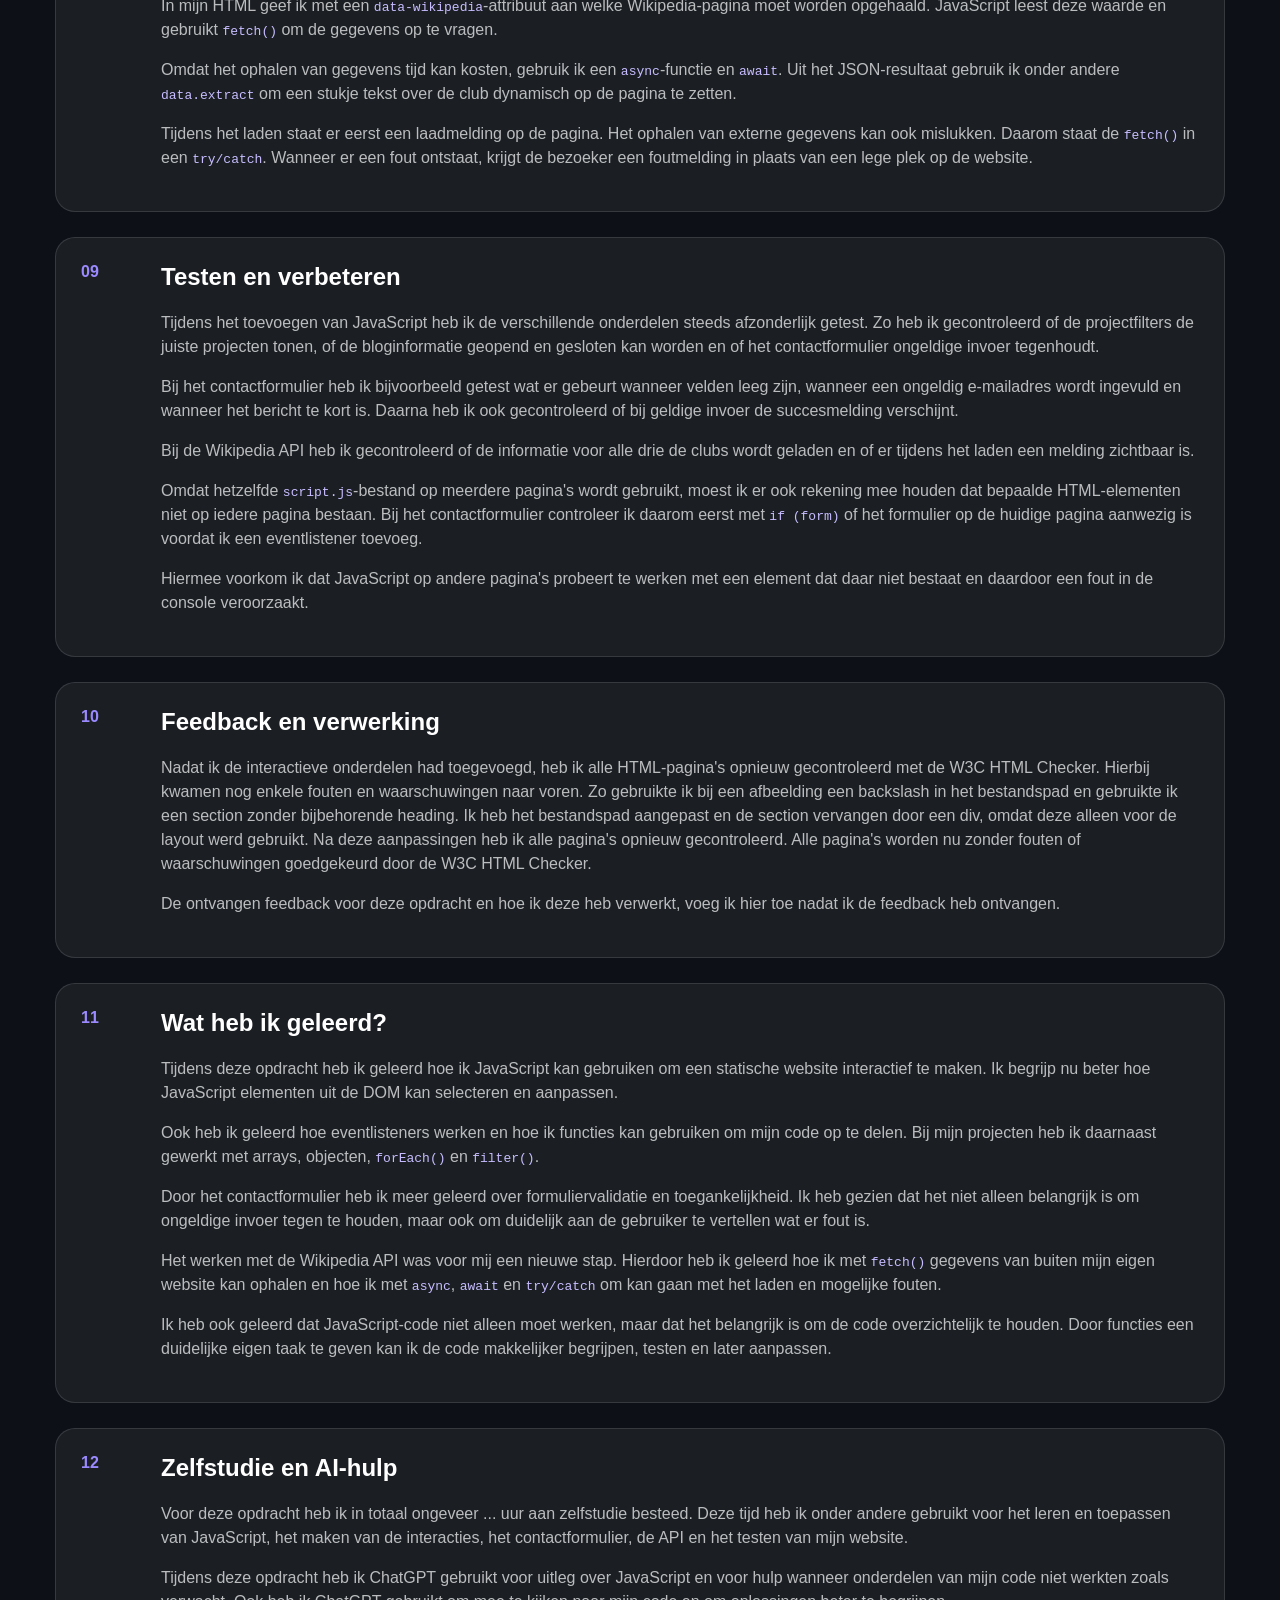
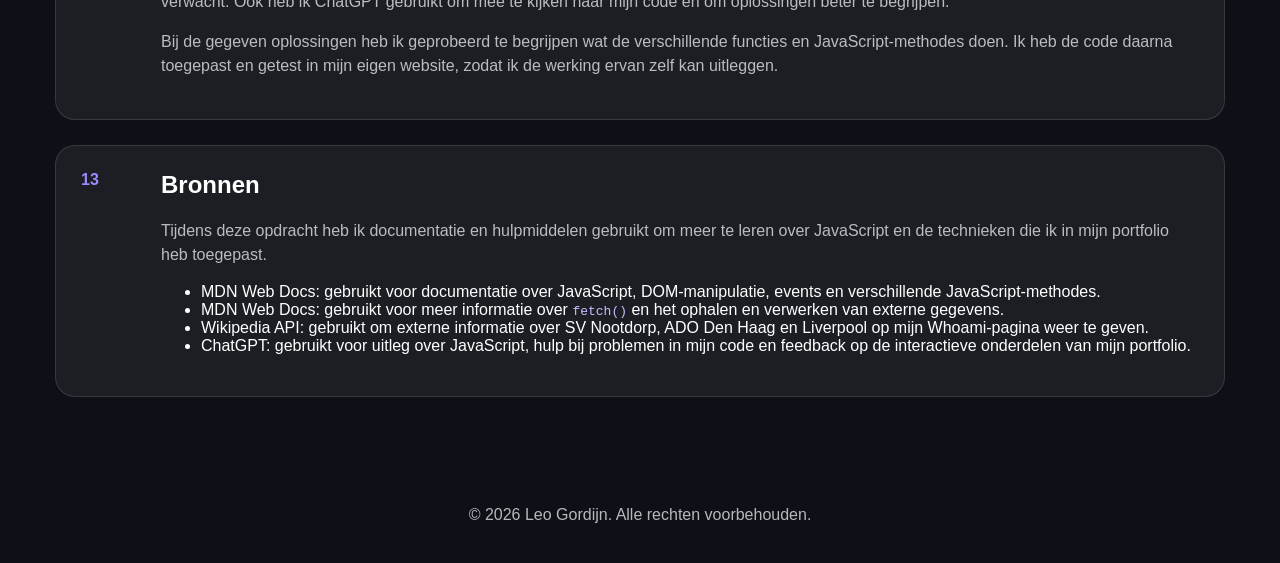
<file: blogs/wpfw-opdracht-2.html>
<!doctype html>

<html lang="nl">
  <head>
    <meta charset="UTF-8">
    <meta name="viewport" content="width=device-width, initial-scale=1.0">

    <meta
    name="description"
    content="Lees hoe Leo Gordijn zijn portfolio interactief heeft gemaakt met JavaScript, DOM-interacties, formuliervalidatie en een externe API.">

    <title>WPFW Opdracht 2 | Leo Gordijn</title>
    <link rel="stylesheet" href="../style.css">
  </head>

  <body>
    <nav class="navbar">
      <div class="nav-container">
        <a class="nav-home" href="../index.html">Leo Gordijn</a>

        <ul class="nav-links">
          <li><a href="../whoami.html">Whoami</a></li>
          <li><a href="../projecten-overzicht.html">Projecten</a></li>
          <li><a href="../blog-overzicht.html">Blog</a></li>
        </ul>

        <a class="nav-contact" href="../contact.html">Contact</a>
      </div>
    </nav>

    <main class="blog-page">
      <div class="container">
        <header class="blog-intro">
          <h1>WPFW Opdracht 2</h1>

          <p>
            Voor deze opdracht heb ik mijn bestaande portfolio interactief
            gemaakt met JavaScript. In deze blog laat ik stap voor stap zien
            welke interactieve onderdelen ik heb toegevoegd en wat ik daarbij
            heb geleerd.
          </p>

          <div class="blog-tech">
            <span>JavaScript</span>
            <span>DOM</span>
            <span>Events</span>
            <span>Form validation</span>
            <span>Fetch API</span>
          </div>
        </header>

        <!-- STAP 1 -->

        <section class="blog-content card">
          <div class="blog-number">01</div>

          <div>
            <h2>Begin van de opdracht</h2>

            <p>
              In de vorige opdracht had ik de basis van mijn portfolio gemaakt
              met HTML en CSS. De website was responsive en de verschillende
              pagina's waren met elkaar verbonden, maar er zat nog weinig
              interactie in de website.
            </p>

            <p>
              Voor deze opdracht moest ik mijn bestaande website interactiever
              maken met JavaScript. Hierbij moest ik onder andere interacties
              toevoegen die de DOM aanpassen, een formulier valideren, content
              vanuit gestructureerde data weergeven en gegevens ophalen van een
              externe API.
            </p>

            <p>
              Ik heb ervoor gekozen om deze onderdelen toe te voegen aan mijn
              bestaande portfolio in plaats van losse voorbeelden te maken.
              Hierdoor zijn de JavaScript-onderdelen ook echt onderdeel geworden
              van de website.
            </p>
          </div>
        </section>

        <!-- STAP 2 -->

        <section class="blog-content card">
          <div class="blog-number">02</div>

          <div>
            <h2>JavaScript toevoegen aan mijn portfolio</h2>

            <p>
              Voor de interactieve onderdelen heb ik een
              <code>script.js</code>-bestand gebruikt. Dit bestand koppel ik aan
              de pagina's waarop JavaScript nodig is.
            </p>

            <p>
              Tijdens deze opdracht heb ik geleerd hoe JavaScript kan
              samenwerken met mijn HTML. Met bijvoorbeeld
              <code>querySelector</code> en <code>querySelectorAll</code>
              kan ik HTML-elementen vanuit JavaScript selecteren.
            </p>

            <p>
              Vervolgens kan ik met <code>addEventListener</code> reageren op
              acties van een gebruiker, zoals het klikken op een knop of het
              versturen van een formulier.
            </p>

            <p>
              Ik heb mijn JavaScript zoveel mogelijk verdeeld over functies met
              een eigen taak. Hierdoor staat niet alle code door elkaar en kan
              ik functies makkelijker opnieuw gebruiken of aanpassen.
            </p>
          </div>
        </section>

        <!-- STAP 3 -->

        <section class="blog-content card">
          <div class="blog-number">03</div>

          <div>
            <h2>Projecten vanuit JavaScript weergeven</h2>

            <p>
              Een van de eisen van de opdracht was om content vanuit
              gestructureerde data weer te geven. Hiervoor heb ik mijn projecten
              in een JavaScript-array gezet.
            </p>

            <p>
              Ieder project is een object met eigenschappen zoals de titel,
              categorie, programmeertaal, beschrijving, mijn bijdrage en wat ik
              van het project heb geleerd.
            </p>

            <p>
              Met de functie <code>renderProjects()</code> loop ik door deze
              projecten heen. Voor ieder project wordt met JavaScript een nieuw
              <code>article</code>-element gemaakt. De informatie uit het object
              wordt daarna in dit element geplaatst.
            </p>

            <p>
              Hierdoor hoef ik de volledige HTML van ieder project niet
              handmatig op mijn projectenpagina te schrijven. Wanneer ik later
              een project wil toevoegen, kan ik een nieuw object aan de array
              toevoegen.
            </p>
          </div>
        </section>

        <!-- STAP 4 -->

        <section class="blog-content card">
          <div class="blog-number">04</div>

          <div>
            <h2>Projecten filteren</h2>

            <p>
              Nadat mijn projecten vanuit JavaScript werden weergegeven, heb ik
              een filter toegevoegd. Boven de projecten staan knoppen voor Alle,
              School en Persoonlijk.
            </p>

            <p>
              Met <code>addEventListener</code> controleer ik op welke knop de
              gebruiker klikt. De waarde van <code>data-filter</code> wordt
              vervolgens gebruikt om te bepalen welke projecten zichtbaar moeten
              worden.
            </p>

            <p>
              In de functie <code>filterProjects()</code> gebruik ik
              <code>filter()</code> om alleen projecten met de gekozen categorie
              over te houden. Daarna gebruik ik opnieuw
              <code>renderProjects()</code> om de juiste projecten op de pagina
              te tonen.
            </p>

            <p>
              Op dit moment heb ik alleen een echt schoolproject in mijn
              portfolio. Om te controleren of het filter voor persoonlijke
              projecten ook werkte, heb ik tijdens het testen tijdelijk een
              persoonlijk testproject toegevoegd. Nadat ik had gecontroleerd dat
              het filter werkte, heb ik dit testproject weer verwijderd.
            </p>
          </div>
        </section>

        <!-- STAP 5 -->

        <section class="blog-content card">
          <div class="blog-number">05</div>

          <div>
            <h2>Mijn blog interactief maken</h2>

            <p>
              Ook op mijn blogoverzicht wilde ik JavaScript gebruiken. Bij
              iedere blog staat daarom een knop waarmee een bezoeker extra
              informatie kan openen en weer sluiten.
            </p>

            <p>
              De extra informatie staat standaard verborgen met het
              <code>hidden</code>-attribuut. Wanneer de gebruiker op "Meer
              informatie" klikt, zoekt JavaScript eerst de juiste blog met
              <code>closest()</code>.
            </p>

            <p>
              Daarna wordt de extra informatie zichtbaar gemaakt en verandert de
              tekst van de knop naar "Minder informatie". Wanneer opnieuw op de
              knop wordt geklikt, wordt de informatie weer verborgen.
            </p>

            <p>
              Hiervoor heb ik een aparte functie
              <code>toggleBlog()</code> gemaakt. Dezelfde functie kan daardoor
              voor meerdere blogs op het blogoverzicht worden gebruikt.
            </p>
          </div>
        </section>

        <!-- STAP 6 -->

        <section class="blog-content card">
          <div class="blog-number">06</div>

          <div>
            <h2>Contactformulier valideren</h2>

            <p>
              Voor mijn contactpagina heb ik een formulier gemaakt met de velden
              naam, e-mail en bericht. Met JavaScript controleer ik de invoer
              voordat het formulier als correct wordt beschouwd.
            </p>

            <p>
              Hiervoor heb ik aparte functies gemaakt:
              <code>validateName()</code>, <code>validateEmail()</code> en
              <code>validateMessage()</code>. Iedere functie heeft één taak en
              controleert één invoerveld.
            </p>

            <p>
              Een naam mag niet leeg zijn, het e-mailadres moet een geldig
              e-mailadres zijn en het bericht moet minimaal tien tekens
              bevatten. Wanneer een veld niet geldig is, wordt onder dat veld
              een foutmelding weergegeven.
            </p>

            <p>
              Bij het versturen gebruik ik
              <code>event.preventDefault()</code>. Hierdoor wordt het formulier
              niet direct verstuurd en kan JavaScript eerst alle invoer
              controleren.
            </p>

            <p>
              Wanneer alle drie de velden geldig zijn, verschijnt een
              bevestiging dat het bericht correct is ingevuld en worden de
              velden geleegd.
            </p>
          </div>
        </section>

        <!-- STAP 7 -->

        <section class="blog-content card">
          <div class="blog-number">07</div>

          <div>
            <h2>Toegankelijke feedback</h2>

            <p>
              Bij het contactformulier wilde ik niet alleen foutmeldingen laten
              zien, maar deze ook op een toegankelijke manier aan de
              invoervelden koppelen.
            </p>

            <p>
              Hiervoor gebruik ik <code>aria-describedby</code>. Hiermee is
              bijvoorbeeld het naamveld gekoppeld aan de foutmelding die bij dat
              veld hoort.
            </p>

            <p>
              Voor de algemene bevestiging van het formulier gebruik ik
              <code>aria-live="polite"</code>. Hierdoor kan een screenreader een
              verandering in deze tekst doorgeven zonder dat de gebruiker zelf
              naar het bericht hoeft te navigeren.
            </p>

            <p>
              Ik gebruik daarnaast <code>novalidate</code> op het formulier.
              Hierdoor gebruikt de browser niet zijn eigen standaard
              foutmeldingen, maar kan ik mijn eigen JavaScript-validatie en
              foutmeldingen laten zien.
            </p>
          </div>
        </section>

        <!-- STAP 8 -->

        <section class="blog-content card">
          <div class="blog-number">08</div>

          <div>
            <h2>Gegevens ophalen met een API</h2>

            <p>
              Een ander onderdeel van de opdracht was het ophalen van actuele of
              externe gegevens met een publieke API. Hiervoor heb ik de
              Wikipedia API gebruikt op mijn Whoami-pagina.
            </p>

            <p>
              Op deze pagina vertel ik over SV Nootdorp, ADO Den Haag en
              Liverpool. Naast mijn eigen verhaal haal ik voor deze clubs
              aanvullende informatie op van Wikipedia.
            </p>

            <p>
              In mijn HTML geef ik met een
              <code>data-wikipedia</code>-attribuut aan welke Wikipedia-pagina
              moet worden opgehaald. JavaScript leest deze waarde en gebruikt
              <code>fetch()</code> om de gegevens op te vragen.
            </p>

            <p>
              Omdat het ophalen van gegevens tijd kan kosten, gebruik ik een
              <code>async</code>-functie en <code>await</code>. Uit het
              JSON-resultaat gebruik ik onder andere
              <code>data.extract</code> om een stukje tekst over de club
              dynamisch op de pagina te zetten.
            </p>

            <p>
              Tijdens het laden staat er eerst een laadmelding op de pagina. Het
              ophalen van externe gegevens kan ook mislukken. Daarom staat de
              <code>fetch()</code> in een <code>try/catch</code>. Wanneer er een
              fout ontstaat, krijgt de bezoeker een foutmelding in plaats van
              een lege plek op de website.
            </p>
          </div>
        </section>

        <!-- STAP 9 -->

        <section class="blog-content card">
          <div class="blog-number">09</div>

          <div>
            <h2>Testen en verbeteren</h2>

            <p>
              Tijdens het toevoegen van JavaScript heb ik de verschillende
              onderdelen steeds afzonderlijk getest. Zo heb ik gecontroleerd of
              de projectfilters de juiste projecten tonen, of de bloginformatie
              geopend en gesloten kan worden en of het contactformulier
              ongeldige invoer tegenhoudt.
            </p>

            <p>
              Bij het contactformulier heb ik bijvoorbeeld getest wat er gebeurt
              wanneer velden leeg zijn, wanneer een ongeldig e-mailadres wordt
              ingevuld en wanneer het bericht te kort is. Daarna heb ik ook
              gecontroleerd of bij geldige invoer de succesmelding verschijnt.
            </p>

            <p>
              Bij de Wikipedia API heb ik gecontroleerd of de informatie voor
              alle drie de clubs wordt geladen en of er tijdens het laden een
              melding zichtbaar is.
            </p>

            <p>
              Omdat hetzelfde <code>script.js</code>-bestand op meerdere
              pagina's wordt gebruikt, moest ik er ook rekening mee houden dat
              bepaalde HTML-elementen niet op iedere pagina bestaan. Bij het
              contactformulier controleer ik daarom eerst met
              <code>if (form)</code> of het formulier op de huidige pagina
              aanwezig is voordat ik een eventlistener toevoeg.
            </p>

            <p>
              Hiermee voorkom ik dat JavaScript op andere pagina's probeert te
              werken met een element dat daar niet bestaat en daardoor een fout
              in de console veroorzaakt.
            </p>
          </div>
        </section>

        <!-- STAP 10 -->

        <section class="blog-content card">
          <div class="blog-number">10</div>

          <div>
            <h2>Feedback en verwerking</h2>

            <p>
              Nadat ik de interactieve onderdelen had toegevoegd, heb ik alle
              HTML-pagina's opnieuw gecontroleerd met de W3C HTML Checker.
              Hierbij kwamen nog enkele fouten en waarschuwingen naar voren. Zo
              gebruikte ik bij een afbeelding een backslash in het bestandspad
              en gebruikte ik een section zonder bijbehorende heading. Ik heb
              het bestandspad aangepast en de section vervangen door een div,
              omdat deze alleen voor de layout werd gebruikt. Na deze
              aanpassingen heb ik alle pagina's opnieuw gecontroleerd. Alle
              pagina's worden nu zonder fouten of waarschuwingen goedgekeurd
              door de W3C HTML Checker.
            </p>

            <p>
              <!-- Vul hier de feedback in die je van je docent of
              medestudenten over opdracht 2 hebt gekregen. -->
              De ontvangen feedback voor deze opdracht en hoe ik deze heb
              verwerkt, voeg ik hier toe nadat ik de feedback heb ontvangen.
            </p>
          </div>
        </section>

        <!-- STAP 11 -->

        <section class="blog-content card">
          <div class="blog-number">11</div>

          <div>
            <h2>Wat heb ik geleerd?</h2>

            <p>
              Tijdens deze opdracht heb ik geleerd hoe ik JavaScript kan
              gebruiken om een statische website interactief te maken. Ik
              begrijp nu beter hoe JavaScript elementen uit de DOM kan
              selecteren en aanpassen.
            </p>

            <p>
              Ook heb ik geleerd hoe eventlisteners werken en hoe ik functies
              kan gebruiken om mijn code op te delen. Bij mijn projecten heb ik
              daarnaast gewerkt met arrays, objecten,
              <code>forEach()</code> en <code>filter()</code>.
            </p>

            <p>
              Door het contactformulier heb ik meer geleerd over
              formuliervalidatie en toegankelijkheid. Ik heb gezien dat het niet
              alleen belangrijk is om ongeldige invoer tegen te houden, maar ook
              om duidelijk aan de gebruiker te vertellen wat er fout is.
            </p>

            <p>
              Het werken met de Wikipedia API was voor mij een nieuwe stap.
              Hierdoor heb ik geleerd hoe ik met <code>fetch()</code> gegevens
              van buiten mijn eigen website kan ophalen en hoe ik met
              <code>async</code>, <code>await</code> en
              <code>try/catch</code> om kan gaan met het laden en mogelijke
              fouten.
            </p>

            <p>
              Ik heb ook geleerd dat JavaScript-code niet alleen moet werken,
              maar dat het belangrijk is om de code overzichtelijk te houden.
              Door functies een duidelijke eigen taak te geven kan ik de code
              makkelijker begrijpen, testen en later aanpassen.
            </p>
          </div>
        </section>

        <!-- STAP 12 -->

        <section class="blog-content card">
          <div class="blog-number">12</div>

          <div>
            <h2>Zelfstudie en AI-hulp</h2>

            <p>
              <!-- Vul hier je echte aantal uren in. -->
              Voor deze opdracht heb ik in totaal ongeveer ... uur aan
              zelfstudie besteed. Deze tijd heb ik onder andere gebruikt voor
              het leren en toepassen van JavaScript, het maken van de
              interacties, het contactformulier, de API en het testen van mijn
              website.
            </p>

            <p>
              Tijdens deze opdracht heb ik ChatGPT gebruikt voor uitleg over
              JavaScript en voor hulp wanneer onderdelen van mijn code niet
              werkten zoals verwacht. Ook heb ik ChatGPT gebruikt om mee te
              kijken naar mijn code en om oplossingen beter te begrijpen.
            </p>

            <p>
              Bij de gegeven oplossingen heb ik geprobeerd te begrijpen wat de
              verschillende functies en JavaScript-methodes doen. Ik heb de code
              daarna toegepast en getest in mijn eigen website, zodat ik de
              werking ervan zelf kan uitleggen.
            </p>
          </div>
        </section>

        <!-- STAP 13 -->

        <section class="blog-content card">
          <div class="blog-number">13</div>

          <div>
            <h2>Bronnen</h2>

            <p>
              Tijdens deze opdracht heb ik documentatie en hulpmiddelen gebruikt
              om meer te leren over JavaScript en de technieken die ik in mijn
              portfolio heb toegepast.
            </p>

            <ul>
              <li>
                MDN Web Docs: gebruikt voor documentatie over JavaScript,
                DOM-manipulatie, events en verschillende JavaScript-methodes.
              </li>

              <li>
                MDN Web Docs: gebruikt voor meer informatie over
                <code>fetch()</code> en het ophalen en verwerken van externe
                gegevens.
              </li>

              <li>
                Wikipedia API: gebruikt om externe informatie over SV Nootdorp,
                ADO Den Haag en Liverpool op mijn Whoami-pagina weer te geven.
              </li>

              <li>
                ChatGPT: gebruikt voor uitleg over JavaScript, hulp bij
                problemen in mijn code en feedback op de interactieve onderdelen
                van mijn portfolio.
              </li>
            </ul>
          </div>
        </section>
      </div>
    </main>

    <footer>
      <div class="container">
        <p>&copy; 2026 Leo Gordijn. Alle rechten voorbehouden.</p>
      </div>
    </footer>
  </body>
</html>
</file>
<file: style.css>
/* BASIS */

* {
  box-sizing: border-box;
}

body {
  margin: 0;
  background: hsl(216, 28%, 7%);
  color: white;
  font-family: Arial, sans-serif;
}

.container {
  max-width: 1200px;
  margin: auto;
  padding: 0 15px;
}

p {
  color: hsla(0, 0%, 100%, 0.7);
  line-height: 1.5;
}

a {
  color: hsl(249, 100%, 87%);
}

footer {
  padding: 20px;
  text-align: center;
}


/* NAVIGATIE */

.navbar {
  position: sticky;
  top: 0;
  z-index: 10;
  background: hsl(225, 40%, 10%);
  border-bottom: 1px solid hsla(0, 0%, 100%, 0.1);
}

.nav-container {
  max-width: 1200px;
  min-height: 70px;
  margin: auto;
  padding: 0 15px;
  display: grid;
  grid-template-columns: 1fr auto 1fr;
  align-items: center;
}

.nav-links {
  display: flex;
  gap: 10px;
  margin: 0;
  padding: 0;
  list-style: none;
}

.nav-home {
  justify-self: start;
}

.nav-contact {
  justify-self: end;
}

.navbar a {
  padding: 12px 18px;
  color: white;
  text-decoration: none;
  border-radius: 10px;
}

.navbar a:hover {
  background: hsla(0, 0%, 100%, 0.1);
}


/* ALGEMEEN */

.page-header {
  margin: 50px 0 30px;
}

.page-header h1 {
  font-size: 40px;
}

.card,
.contact-info,
.contact-form {
  background: hsla(0, 0%, 100%, 0.06);
  border: 1px solid hsla(0, 0%, 100%, 0.12);
  border-radius: 20px;
}

.card {
  padding: 25px;
  margin-top: 25px;
}

.card:hover {
  background: hsla(0, 0%, 100%, 0.08);
}

.grid,
.home-info {
  display: grid;
  grid-template-columns: repeat(3, 1fr);
  gap: 25px;
}


/* HOME */

.home {
  display: flex;
  align-items: center;
  justify-content: space-between;
  gap: 40px;
  padding: 30px 0;
}

.home-text {
  max-width: 650px;
}

.home-label {
  color: hsl(249, 100%, 77%);
  font-weight: bold;
}

.home h1 {
  margin: 0;
  font-size: 48px;
}

.home h1 span,
.home-info h2 {
  color: hsl(249, 100%, 87%);
}

.home h2 {
  color: hsla(0, 0%, 100%, 0.7);
}

.home img {
  width: 100%;
  max-width: 350px;
  height: 500px;
  border-radius: 20px;
}

.home-buttons {
  display: flex;
  gap: 15px;
  margin-top: 20px;
}

.button-primary,
.button-secondary {
  padding: 12px 20px;
  color: white;
  text-decoration: none;
  border-radius: 10px;
}

.button-primary,
.project-filters button,
.blog-toggle,
.contact-form button {
  background: hsl(249, 70%, 60%);
}

.button-secondary {
  border: 1px solid hsla(0, 0%, 100%, 0.2);
}

.button-primary:hover,
.button-secondary:hover,
.project-filters button:hover,
.blog-toggle:hover {
  background: hsl(249, 70%, 65%);
}

.home-info {
  margin-bottom: 50px;
}


/* BEWEGENDE TECHNIEKENBALK */

.tech-bar {
  margin: 10px 0 40px;
  padding: 15px 0;
  overflow: hidden;
  border-top: 1px solid hsla(0, 0%, 100%, 0.1);
  border-bottom: 1px solid hsla(0, 0%, 100%, 0.1);
}

.tech-track {
  display: flex;
  width: max-content;
  gap: 60px;
  animation: scroll 30s linear infinite;
}

.tech-track span {
  color: hsl(249, 100%, 87%);
  font-weight: bold;
}

@keyframes scroll {
  to {
    transform: translateX(-25%);
  }
}


/* WHOAMI */

.skill-list,
.blog-tech {
  display: flex;
  flex-wrap: wrap;
  gap: 10px;
  margin-top: 20px;
}

.skill-list span,
.blog-tech span {
  padding: 8px 14px;
  color: hsl(249, 100%, 87%);
  background: hsla(249, 100%, 77%, 0.12);
  border-radius: 20px;
}

.contact {
  margin-bottom: 50px;
}

.contact .button-primary {
  display: inline-block;
  margin-top: 10px;
  margin-bottom: 5px;
}

.club {
  display: flex;
  align-items: center;
  justify-content: space-between;
  gap: 40px;
  margin-top: 30px;
}

.club div {
  flex: 1;
}

.club img {
  width: 10%;
  min-width: 80px;
  max-width: 120px;
  height: auto;
  object-fit: contain;
}


/* WIKIPEDIA API */

.wiki-info {
  margin-top: 15px;
  padding: 12px 15px;
  background: hsla(249, 100%, 77%, 0.05);
  border-left: 2px solid hsl(249, 100%, 77%);
  border-radius: 6px;
}

.wiki-info p {
  margin: 5px 0;
  color: hsla(0, 0%, 100%, 0.6);
  font-size: 14px;
}

.wiki-info .api-label {
  color: hsl(249, 100%, 87%);
  font-size: 13px;
  font-weight: bold;
}

.wiki-info a {
  font-size: 13px;
}


/* PROJECTEN EN BLOGOVERZICHT */

.project {
  margin-bottom: 30px;
}

.project h2,
.blog-content h2 {
  margin-top: 0;
}

.project-category {
  margin-bottom: 70px;
}

.project-filters {
  display: flex;
  gap: 10px;
  margin-bottom: 25px;
}

.project-filters button,
.blog-toggle {
  padding: 10px 18px;
  color: white;
  border: 0;
  border-radius: 10px;
  cursor: pointer;
}

.blog-toggle {
  margin-top: 10px;
}

.blog-extra {
  margin-top: 20px;
}


/* BLOGPAGINA */

.blog-page {
  padding: 50px 15px;
}

.blog-intro {
  max-width: 1200px;
  margin: auto auto 30px;
  padding: 40px;
  border: 1px solid hsla(0, 0%, 100%, 0.12);
  border-radius: 20px;
}

.blog-intro h1 {
  margin-top: 0;
  font-size: 48px;
}

.blog-content {
  display: grid;
  grid-template-columns: 60px 1fr;
  gap: 20px;
  margin-bottom: 20px;
}

.blog-number {
  color: hsl(249, 100%, 77%);
  font-weight: bold;
}

.blog-content code {
  color: hsl(249, 100%, 87%);
}


/* CONTACT */

.contact-page {
  display: grid;
  grid-template-columns: 1fr 1fr;
  gap: 30px;
  margin-bottom: 50px;
}

.contact-info,
.contact-form {
  padding: 30px;
}

.contact-form {
  display: flex;
  flex-direction: column;
  gap: 15px;
}

.contact-form div {
  display: flex;
  flex-direction: column;
  gap: 8px;
}

.contact-form input,
.contact-form textarea {
  padding: 12px;
  color: white;
  font: inherit;
  background: hsla(0, 0%, 100%, 0.05);
  border: 1px solid hsla(0, 0%, 100%, 0.2);
  border-radius: 10px;
}

.contact-form input:focus,
.contact-form textarea:focus {
  outline: 2px solid hsl(249, 100%, 77%);
}

.contact-form button {
  padding: 12px;
  color: white;
  font-size: 16px;
  border: 0;
  border-radius: 10px;
  cursor: pointer;
}

.error {
  margin: 0;
  color: hsl(0, 80%, 70%);
}

#form-message {
  color: hsl(120, 50%, 70%);
}


/* TABLET */

@media (max-width: 768px) {
  .grid,
  .home-info {
    grid-template-columns: repeat(2, 1fr);
  }

  .contact-page {
    grid-template-columns: 1fr;
  }
}


/* TELEFOON */

@media (max-width: 480px) {
  .nav-container {
    display: flex;
    flex-direction: column;
    padding: 10px;
  }

  .nav-links {
    flex-wrap: wrap;
    justify-content: center;
  }

  .home {
    flex-direction: column;
    text-align: center;
  }

  .home h1 {
    font-size: 38px;
  }

  .home-buttons {
    justify-content: center;
    flex-wrap: wrap;
  }

  .grid,
  .home-info {
    grid-template-columns: 1fr;
  }

  .blog-page {
    padding: 30px 15px;
  }

  .blog-intro {
    padding: 25px;
  }

  .blog-intro h1 {
    font-size: 34px;
  }

  .blog-content {
    grid-template-columns: 1fr;
  }

  .club {
    gap: 20px;
  }
}
</file>
